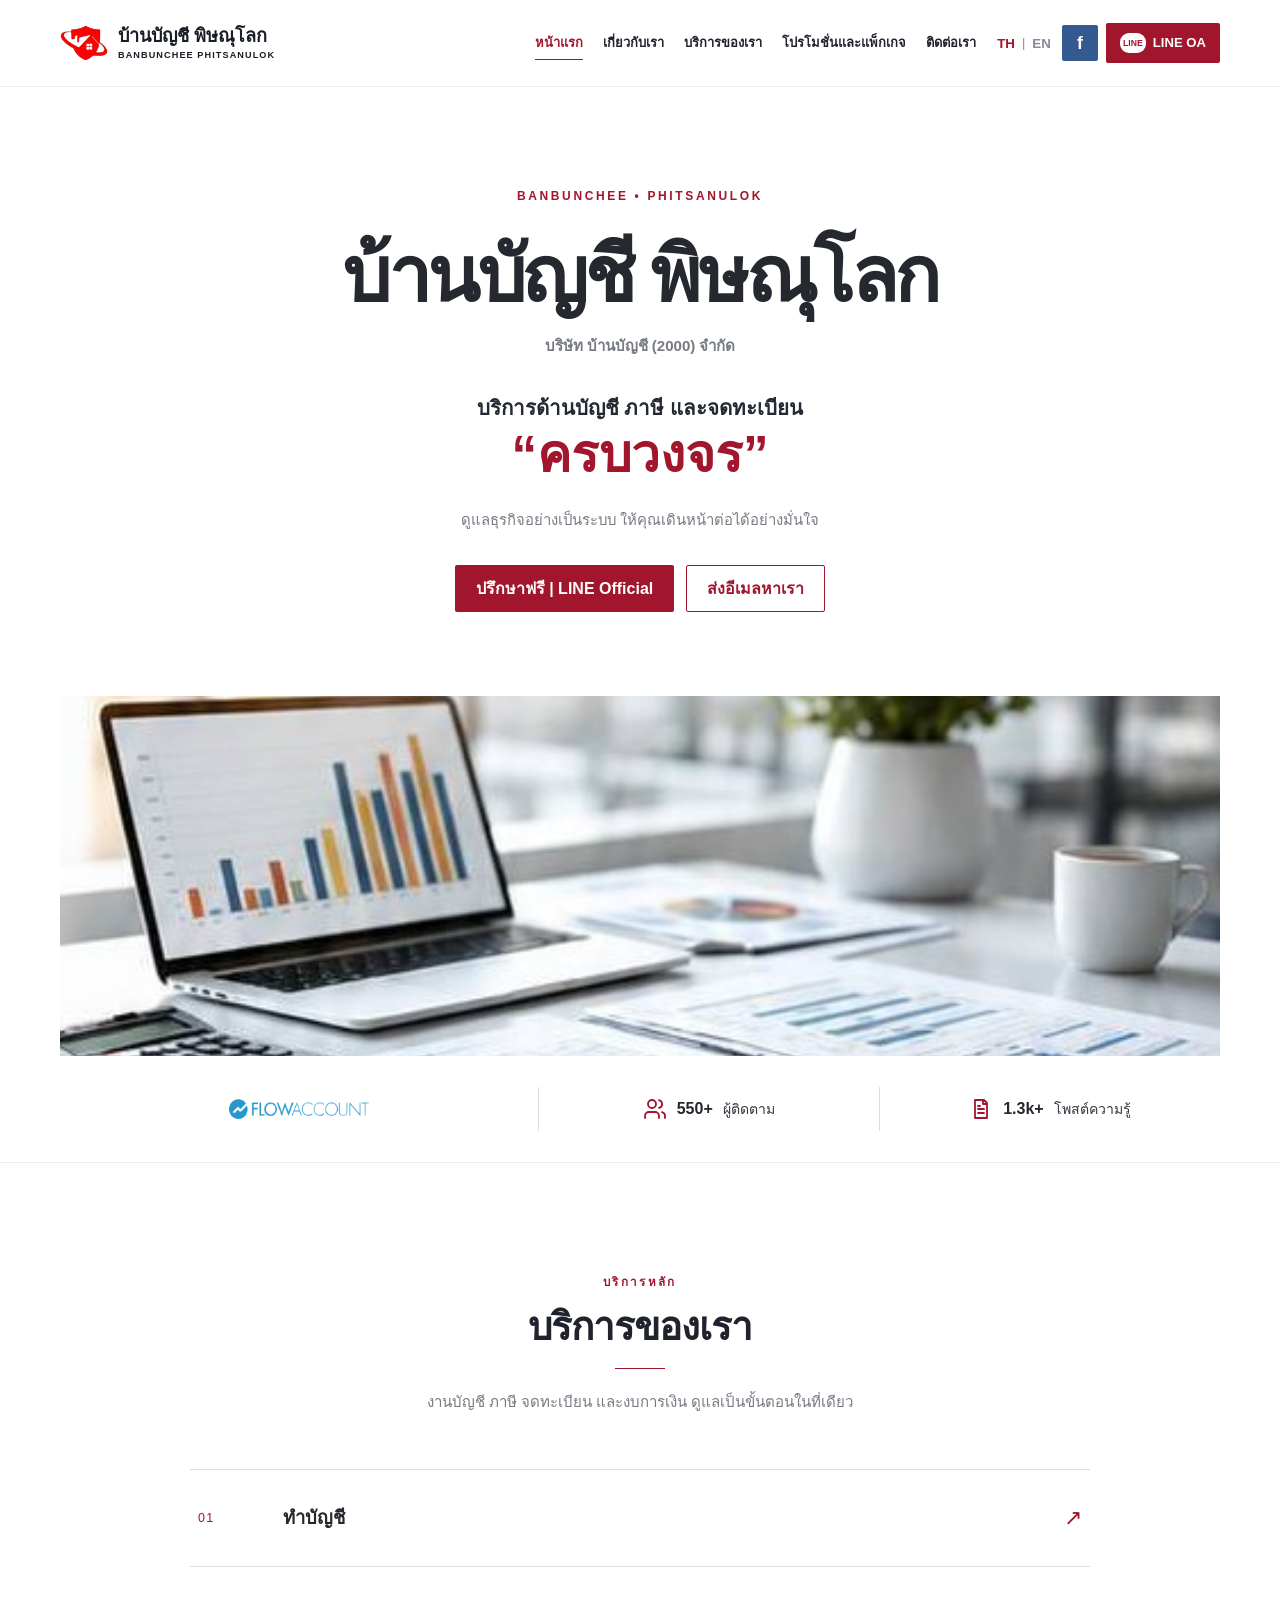
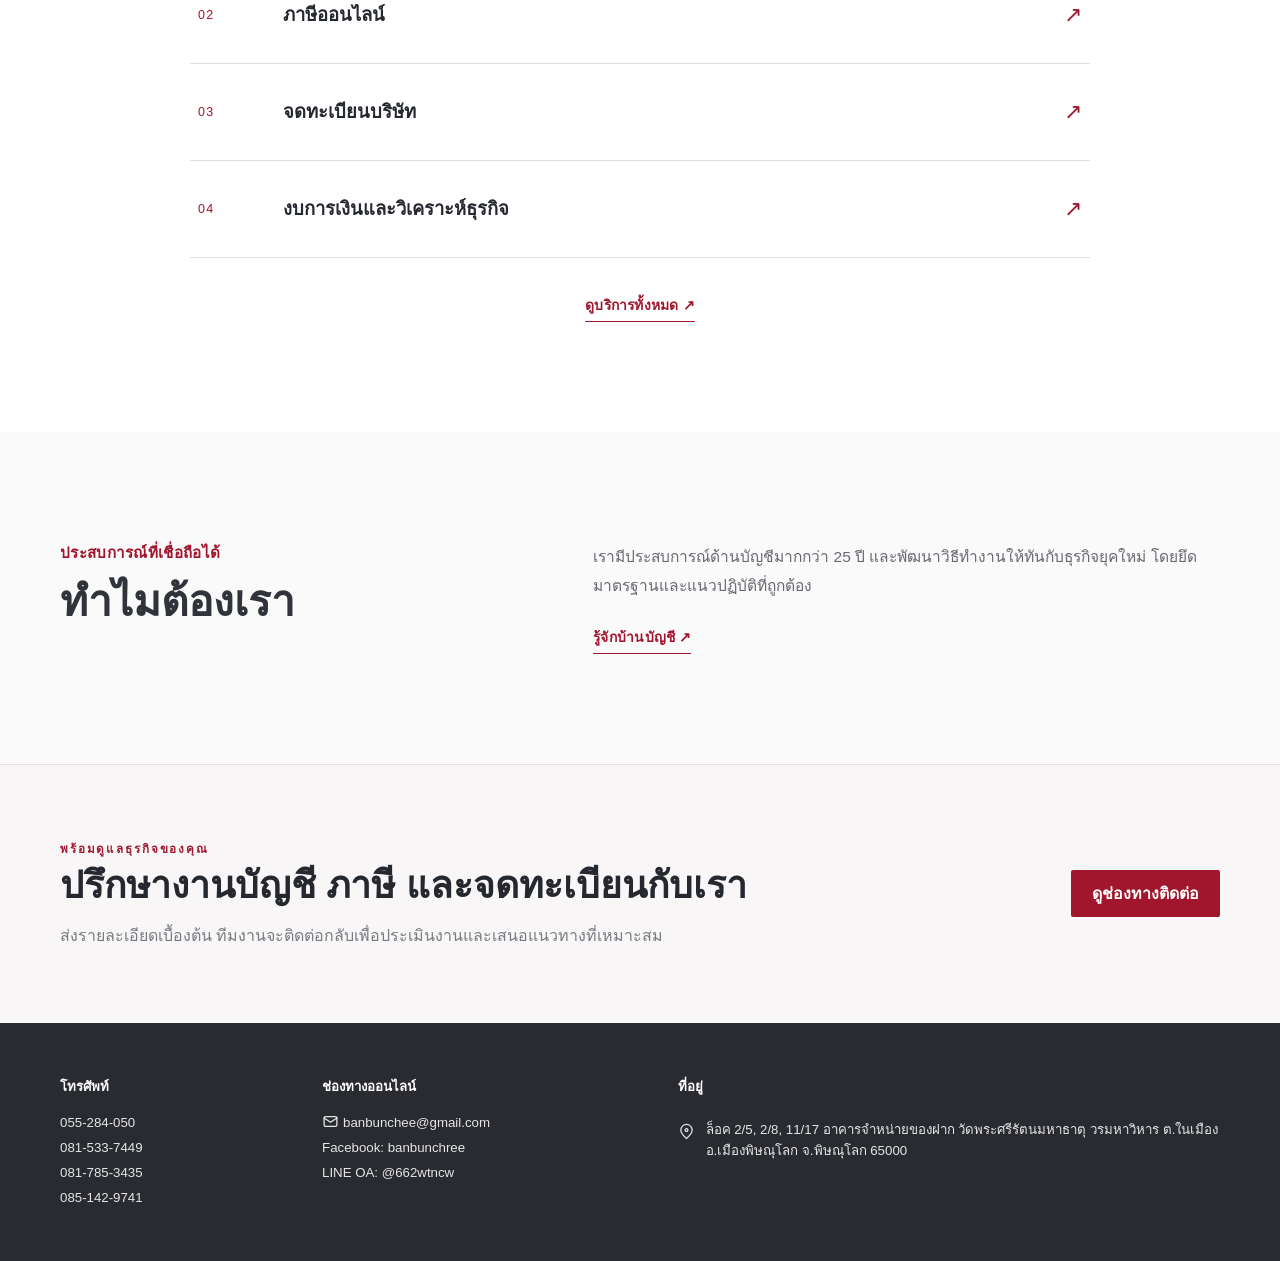
<file: index.html>
<!doctype html>
<html lang="th">
<head>
  <meta charset="utf-8">
  <meta name="viewport" content="width=device-width, initial-scale=1">
  <meta name="description" content="บ้านบัญชี พิษณุโลก บริการบัญชี ภาษี จดทะเบียนธุรกิจ และจัดทำงบการเงินแบบครบวงจร">
  <meta name="theme-color" content="#a90017">
  <title>บ้านบัญชี พิษณุโลก | บ้านบัญชี พิษณุโลก</title>
  <link rel="stylesheet" href="css/style.css">
  <link rel="stylesheet" href="css/consulting-layout.css">
  <link rel="stylesheet" href="css/pages.css">
</head>
<body>
  <a class="skip-link" href="#main-content">ข้ามไปยังเนื้อหา</a>

  <svg class="svg-defs" aria-hidden="true">
    <symbol id="icon-building" viewBox="0 0 24 24"><path d="M3 21h18M5 21V4h10v17M15 9h4v12M8 7h2m-2 4h2m-2 4h2m4-8h-1m1 4h-1m1 4h-1"/></symbol>
    <symbol id="icon-calculator" viewBox="0 0 24 24"><rect x="5" y="3" width="14" height="18" rx="2"/><path d="M8 7h8M8 11h2m4 0h2M8 15h2m4 0h2M8 18h2m4 0h2"/></symbol>
    <symbol id="icon-tax" viewBox="0 0 24 24"><path d="M6 3h9l3 3v15H6zM14 3v4h4M9 12h6M9 16h6"/><path d="M9 9h2"/></symbol>
    <symbol id="icon-chart" viewBox="0 0 24 24"><path d="M4 20V10m5 10V6m5 14v-8m5 8V3M2 21h20"/></symbol>
    <symbol id="icon-trophy" viewBox="0 0 24 24"><path d="M8 4h8v4a4 4 0 0 1-8 0zM8 6H4v1a4 4 0 0 0 4 4m8-5h4v1a4 4 0 0 1-4 4M12 12v5m-4 4h8m-6-4h4"/></symbol>
    <symbol id="icon-heart" viewBox="0 0 24 24"><path d="M20.8 4.6a5.5 5.5 0 0 0-7.8 0L12 5.7l-1.1-1.1a5.5 5.5 0 0 0-7.8 7.8L12 21l8.8-8.6a5.5 5.5 0 0 0 0-7.8z"/></symbol>
    <symbol id="icon-team" viewBox="0 0 24 24"><path d="M16 21v-2a4 4 0 0 0-4-4H6a4 4 0 0 0-4 4v2M9 11a4 4 0 1 0 0-8 4 4 0 0 0 0 8zM22 21v-2a4 4 0 0 0-3-3.9M16 3.1a4 4 0 0 1 0 7.8"/></symbol>
    <symbol id="icon-chat" viewBox="0 0 24 24"><path d="M21 11.5a8.4 8.4 0 0 1-9 8.4 9.2 9.2 0 0 1-3.7-.9L3 21l1.8-5A8.5 8.5 0 1 1 21 11.5z"/><path d="M8 11h.01M12 11h.01M16 11h.01"/></symbol>
    <symbol id="icon-folder" viewBox="0 0 24 24"><path d="M3 5h6l2 2h10v12H3z"/></symbol>
    <symbol id="icon-handshake" viewBox="0 0 24 24"><path d="m8 11 3-3a2 2 0 0 1 3 0l2 2M3 12l4 4a2 2 0 0 0 3 0l1-1m10-3-4 4a2 2 0 0 1-3 0l-4-4M2 8l3-3 4 4-3 3zm20 0-3-3-4 4 3 3z"/></symbol>
    <symbol id="icon-phone" viewBox="0 0 24 24"><path d="M22 16.9v3a2 2 0 0 1-2.2 2 19.8 19.8 0 0 1-8.6-3.1 19.4 19.4 0 0 1-6-6A19.8 19.8 0 0 1 2.1 4.2 2 2 0 0 1 4.1 2h3a2 2 0 0 1 2 1.7c.1 1 .4 2 .7 2.8a2 2 0 0 1-.5 2.1L8.1 9.9a16 16 0 0 0 6 6l1.3-1.3a2 2 0 0 1 2.1-.5c.9.3 1.8.6 2.8.7a2 2 0 0 1 1.7 2.1z"/></symbol>
    <symbol id="icon-mail" viewBox="0 0 24 24"><rect x="3" y="5" width="18" height="14" rx="2"/><path d="m3 7 9 6 9-6"/></symbol>
    <symbol id="icon-pin" viewBox="0 0 24 24"><path d="M20 10c0 5-8 12-8 12S4 15 4 10a8 8 0 1 1 16 0z"/><circle cx="12" cy="10" r="2"/></symbol>
  </svg>

  <header class="site-header" id="top">
    <div class="container nav-wrap">
      <a class="brand" href="index.html" aria-label="บ้านบัญชี พิษณุโลก — กลับหน้าแรก">
        <img class="brand-mark" src="assets/banbunchee-mark.png" alt="">
        <span class="brand-name"><strong>บ้านบัญชี พิษณุโลก</strong><small>BANBUNCHEE PHITSANULOK</small></span>
      </a>
      <button class="menu-toggle" type="button" aria-expanded="false" aria-controls="primary-nav">☰</button>
      <nav class="primary-nav" id="primary-nav" aria-label="Primary navigation">
        <a href="index.html" aria-current="page" data-i18n="nav.home">หน้าแรก</a>
        <a href="about.html" data-i18n="nav.about">เกี่ยวกับเรา</a>
        <a href="services.html" data-i18n="nav.services">บริการของเรา</a>
        <a href="packages.html" data-i18n="nav.packages">โปรโมชั่นและแพ็กเกจ</a>
        <a href="contact.html" data-i18n="nav.contact">ติดต่อเรา</a>
      </nav>
      <div class="header-actions">
        <div class="language-switch" aria-label="Language selection"><button class="lang-btn active" type="button" data-lang="th">TH</button><span>|</span><button class="lang-btn" type="button" data-lang="en">EN</button></div>
        <a class="social-btn facebook" href="https://www.facebook.com/banbunchree/" target="_blank" rel="noopener" aria-label="Facebook">f</a>
        <a class="line-btn" data-line-contact href="https://line.me/R/ti/p/%40662wtncw" target="_blank" rel="noopener"><span>LINE</span> LINE OA</a>
      </div>
    </div>
  </header>

  <main id="main-content">

    <section class="hero" aria-labelledby="hero-title">
      <div class="container hero-grid">
        <div class="hero-copy">
          <p class="hero-eyebrow" data-i18n="hero.eyebrow">BANBUNCHEE • PHITSANULOK</p>
          <h1 id="hero-title" data-i18n="hero.title">บ้านบัญชี พิษณุโลก</h1>
          <p class="hero-company" data-i18n="hero.company">บริษัท บ้านบัญชี (2000) จำกัด</p>
          <p class="hero-lead" data-i18n="hero.lead">บริการด้านบัญชี ภาษี และจดทะเบียน</p>
          <p class="hero-quote" data-i18n="hero.quote">“ครบวงจร”</p>
          <p class="hero-support" data-i18n="hero.support">ดูแลธุรกิจอย่างเป็นระบบ ให้คุณเดินหน้าต่อได้อย่างมั่นใจ</p>
          <div class="hero-actions">
            <a class="btn btn-primary" data-line-contact href="https://line.me/R/ti/p/%40662wtncw" target="_blank" rel="noopener" data-i18n="hero.line">ปรึกษาฟรี | LINE Official</a>
            <a class="btn btn-outline" href="mailto:banbunchee@gmail.com" data-i18n="hero.email">ส่งอีเมลหาเรา</a>
          </div>
        </div>
        <div class="hero-image" role="img" aria-label="Accounting reports, laptop and calculator"></div>
      </div>
    </section>

    <section class="trust-strip" aria-label="Trust indicators">
      <div class="container trust-grid">
        <div class="partner-logo"><img src="assets/flowaccount-partner.png" alt="FlowAccount Certified Partner"></div>
        <div class="trust-item"><svg><use href="#icon-team"/></svg><strong>550+</strong><span data-i18n="trust.followers">ผู้ติดตาม</span></div>
        <div class="trust-item"><svg><use href="#icon-tax"/></svg><strong>1.3k+</strong><span data-i18n="trust.posts">โพสต์ความรู้</span></div>
      </div>
    </section>

    <section class="section home-intro" aria-labelledby="home-services-title">
      <div class="container">
        <div class="section-heading"><p class="section-kicker" data-i18n="services.kicker">บริการหลัก</p><h2 id="home-services-title" data-i18n="services.title">บริการของเรา</h2><p class="section-intro" data-i18n="home.servicesIntro">งานบัญชี ภาษี จดทะเบียน และงบการเงิน ดูแลเป็นขั้นตอนในที่เดียว</p></div>
        <div class="home-service-list">
          <a href="services.html#accounting"><span>01</span><strong data-i18n="services.accounting.title">ทำบัญชี</strong><span aria-hidden="true">↗</span></a>
          <a href="services.html#tax"><span>02</span><strong data-i18n="services.tax.title">ภาษีออนไลน์</strong><span aria-hidden="true">↗</span></a>
          <a href="services.html#registration"><span>03</span><strong data-i18n="services.registration.title">จดทะเบียนบริษัท</strong><span aria-hidden="true">↗</span></a>
          <a href="services.html#statements"><span>04</span><strong data-i18n="services.statement.title">งบการเงินและวิเคราะห์ธุรกิจ</strong><span aria-hidden="true">↗</span></a>
        </div>
        <div class="center-action"><a class="text-link" href="services.html" data-i18n="home.allServices">ดูบริการทั้งหมด ↗</a></div>
      </div>
    </section>
    <section class="section home-about" aria-labelledby="home-about-title"><div class="container home-about-grid"><div><p class="section-kicker" data-i18n="about.kicker">ประสบการณ์ที่เชื่อถือได้</p><h2 id="home-about-title" data-i18n="about.title">ทำไมต้องเรา</h2></div><div><p data-i18n="about.text">เรามีประสบการณ์ด้านบัญชีมากกว่า 25 ปี และพัฒนาวิธีทำงานให้ทันกับธุรกิจยุคใหม่ โดยยึดมาตรฐานและแนวปฏิบัติที่ถูกต้อง</p><a class="text-link" href="about.html" data-i18n="home.aboutLink">รู้จักบ้านบัญชี ↗</a></div></div></section>
    <section class="contact-cta"><div class="container contact-cta-inner"><div><p class="section-kicker light" data-i18n="contact.kicker">พร้อมดูแลธุรกิจของคุณ</p><h2 data-i18n="contact.title">ปรึกษางานบัญชี ภาษี และจดทะเบียนกับเรา</h2><p data-i18n="contact.text">ส่งรายละเอียดเบื้องต้น ทีมงานจะติดต่อกลับเพื่อประเมินงานและเสนอแนวทางที่เหมาะสม</p></div><div class="cta-buttons"><a class="btn btn-primary" href="contact.html" data-i18n="home.contactPage">ดูช่องทางติดต่อ</a></div></div></section>
  </main>

  <footer class="site-footer" id="contact">
    <div class="container footer-grid">
      
      <div class="footer-block"><h3 data-i18n="footer.phone">โทรศัพท์</h3><a href="tel:055284050">055-284-050</a><a href="tel:0815337449">081-533-7449</a><a href="tel:0817853435">081-785-3435</a><a href="tel:0851429741">085-142-9741</a></div>
      <div class="footer-block"><h3 data-i18n="footer.online">ช่องทางออนไลน์</h3><a href="mailto:banbunchee@gmail.com"><svg><use href="#icon-mail"/></svg>banbunchee@gmail.com</a><a href="https://www.facebook.com/banbunchree/" target="_blank" rel="noopener">Facebook: banbunchree</a><a data-line-contact href="https://line.me/R/ti/p/%40662wtncw" target="_blank" rel="noopener">LINE OA: @662wtncw</a></div>
      <div class="footer-block footer-addresses"><h3 data-i18n="footer.address">ที่อยู่</h3><p class="address"><svg><use href="#icon-pin"/></svg><span data-i18n="footer.addressOne">ล็อค 2/5, 2/8, 11/17 อาคารจำหน่ายของฝาก วัดพระศรีรัตนมหาธาตุ วรมหาวิหาร ต.ในเมือง อ.เมืองพิษณุโลก จ.พิษณุโลก 65000</span></p></div>
    </div>
    <div class="container footer-bottom" hidden><span>© <span id="current-year"></span> Banbunchee Phitsanulok</span><a href="#top" data-i18n="footer.backTop">กลับด้านบน ↑</a></div>
  </footer>

  <dialog class="line-dialog" id="line-contact-dialog" aria-labelledby="line-dialog-title">
    <button class="line-dialog-close" type="button" aria-label="ปิด" data-close-line>×</button>
    <p class="line-dialog-kicker">LINE Official Account</p>
    <h2 id="line-dialog-title" data-i18n="line.title">ติดต่อบ้านบัญชีทาง LINE</h2>
    <p class="line-dialog-intro" data-i18n="line.scan">เปิดเว็บบนคอม? สแกน QR ด้วยมือถือเพื่อเพิ่มเพื่อน</p>
    <img class="line-qr" src="assets/line-oa-qr.png" width="224" height="224" alt="QR code สำหรับ LINE OA @662wtncw">
    <p class="line-id">LINE ID <strong>@662wtncw</strong></p>
    <a class="btn btn-line line-open" href="https://line.me/R/ti/p/%40662wtncw" target="_blank" rel="noopener" data-i18n="line.open">เปิด LINE บนอุปกรณ์นี้</a>
    <p class="line-dialog-hint" data-i18n="line.hint">หากเปิดบนมือถือ กดปุ่มนี้ได้เลยโดยไม่ต้องสแกน</p>
  </dialog>

  <script src="js/main.js"></script>
</body>
</html>
</file>
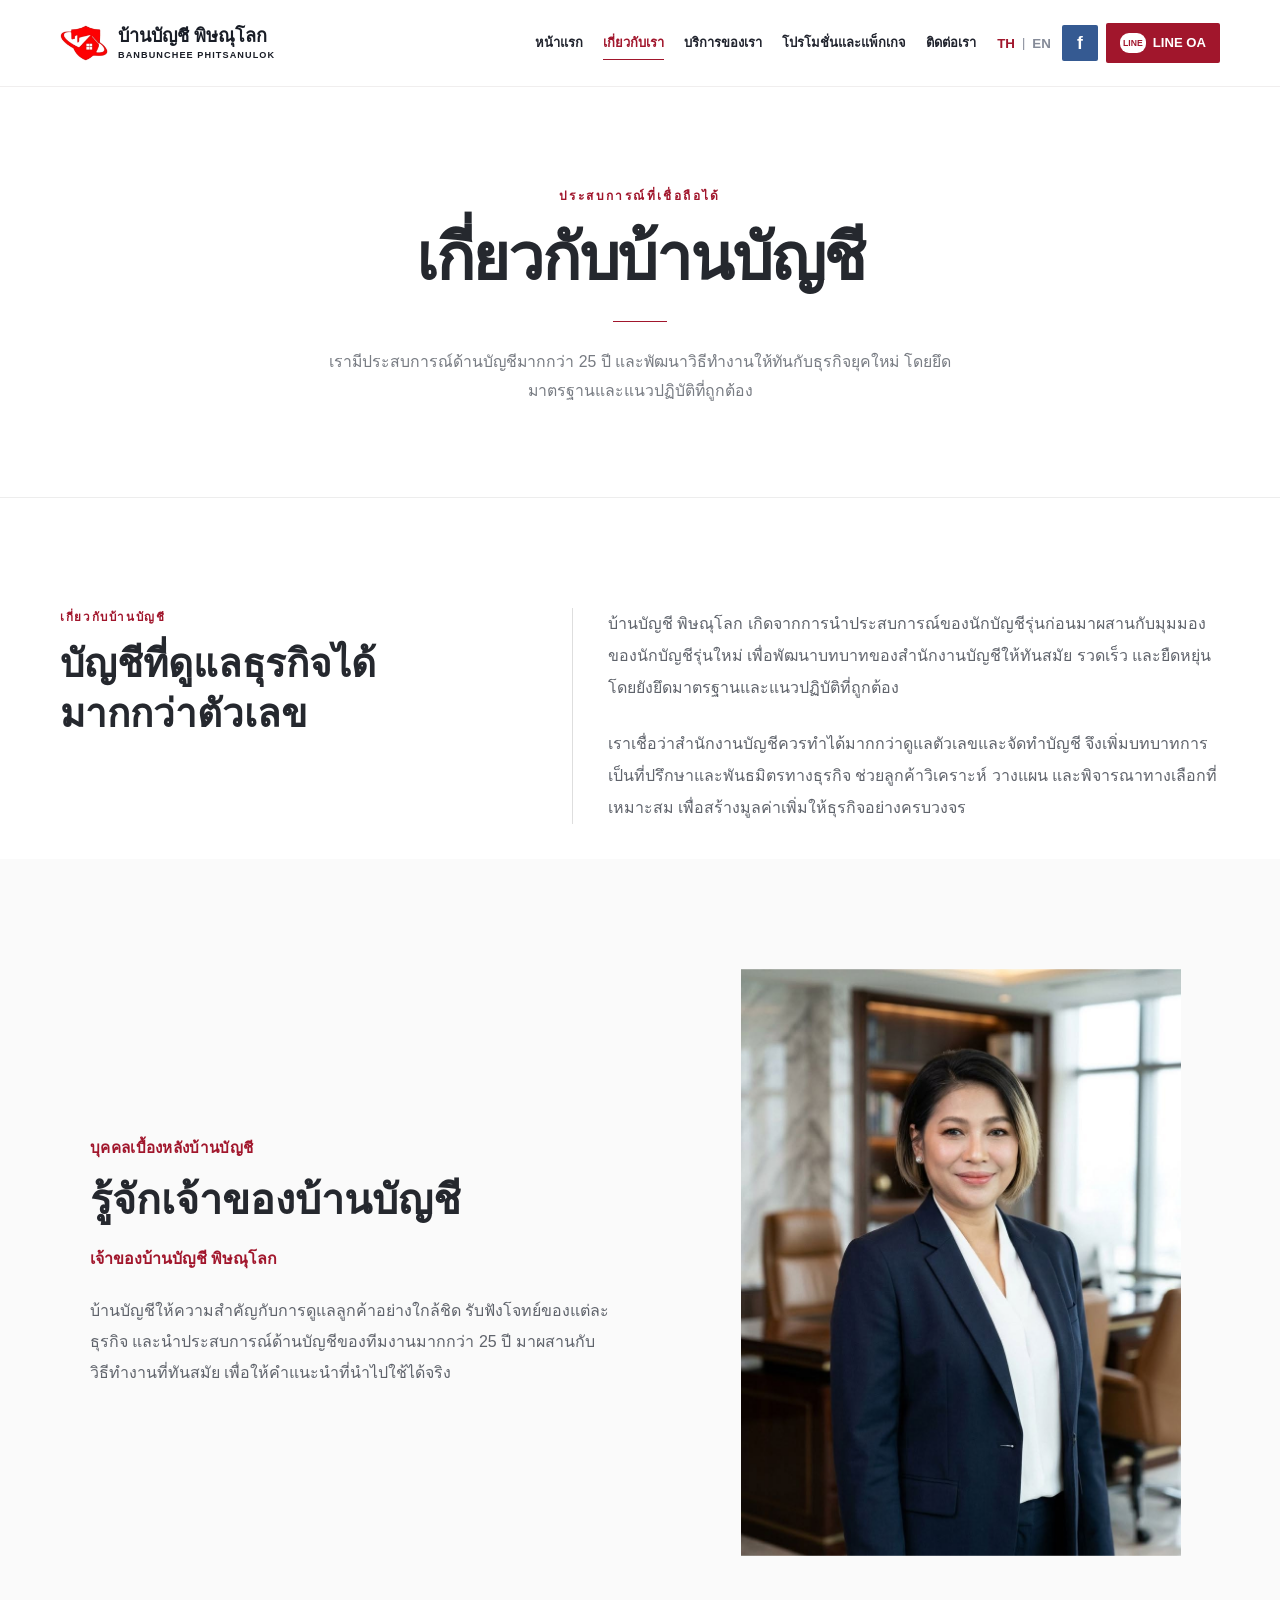
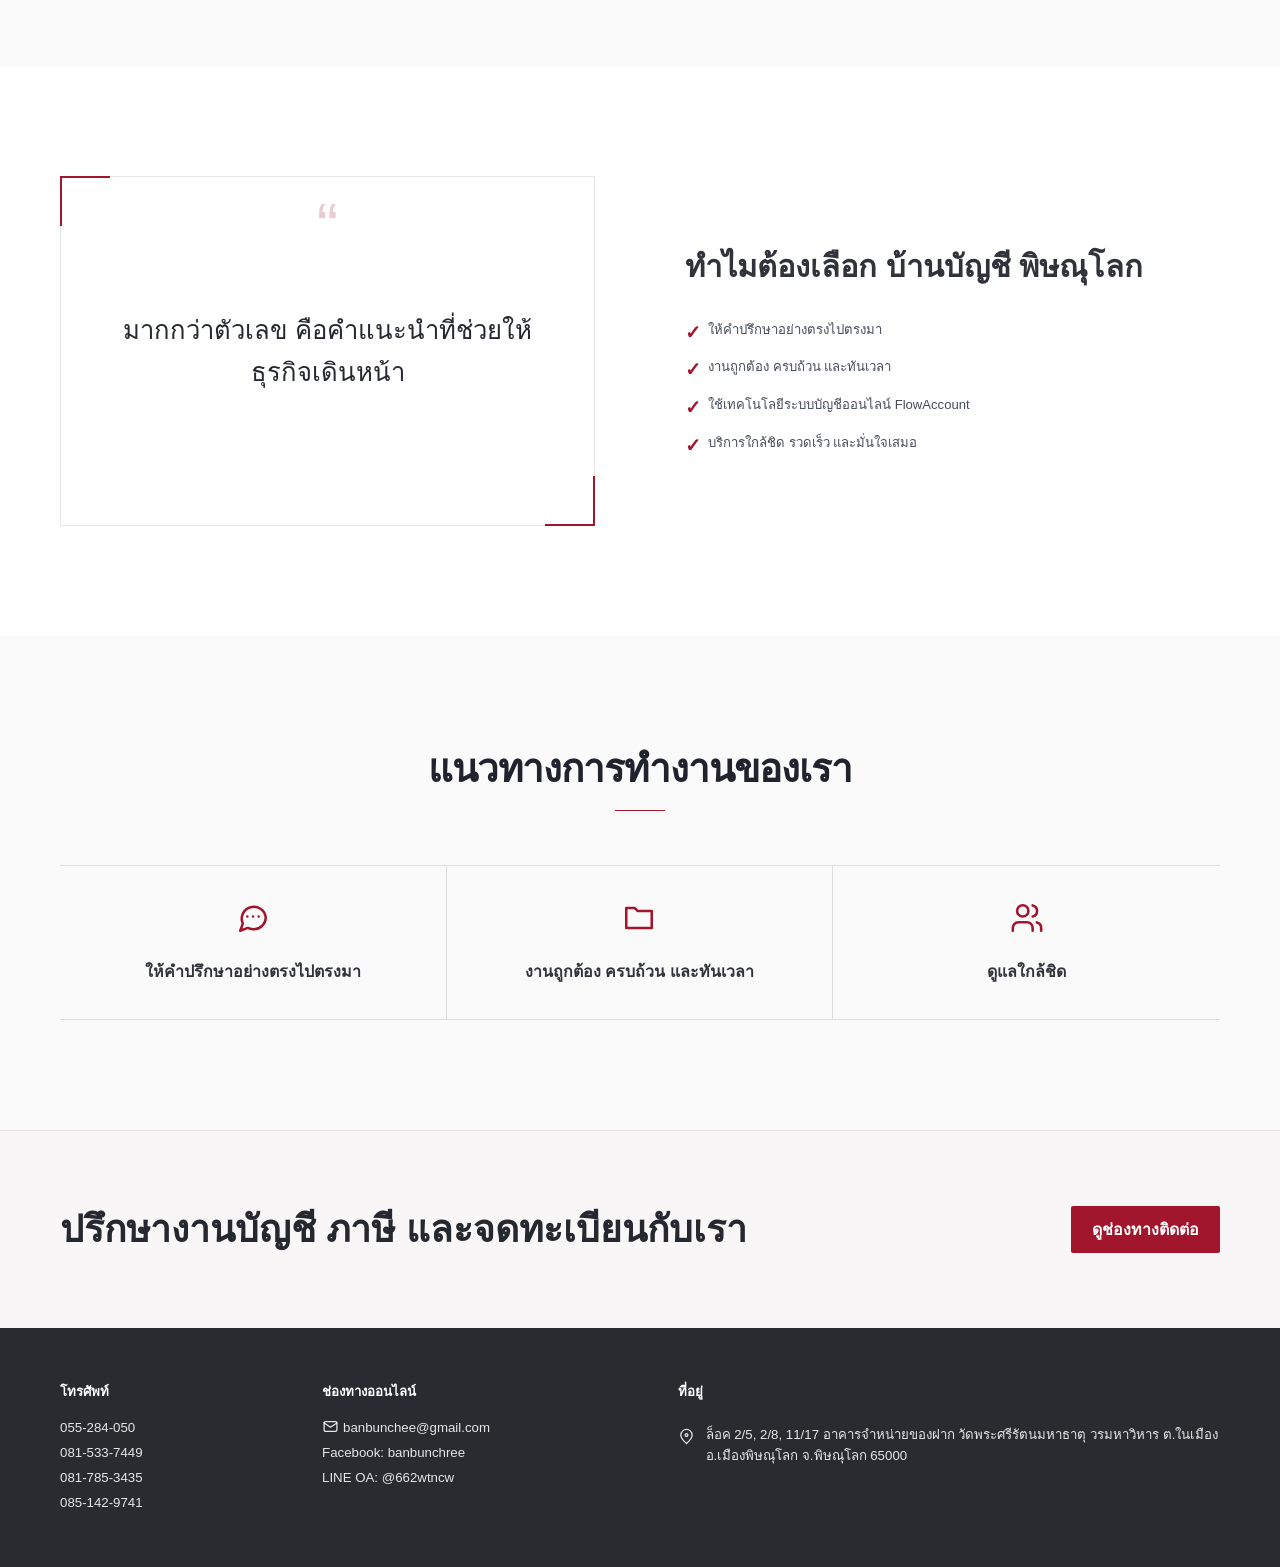
<file: about.html>
<!doctype html>
<html lang="th">
<head>
  <meta charset="utf-8">
  <meta name="viewport" content="width=device-width, initial-scale=1">
  <meta name="description" content="บ้านบัญชี พิษณุโลก บริการบัญชี ภาษี จดทะเบียนธุรกิจ และจัดทำงบการเงินแบบครบวงจร">
  <meta name="theme-color" content="#a90017">
  <title>เกี่ยวกับเรา | บ้านบัญชี พิษณุโลก</title>
  <link rel="stylesheet" href="css/style.css">
  <link rel="stylesheet" href="css/consulting-layout.css">
  <link rel="stylesheet" href="css/pages.css">
</head>
<body>
  <a class="skip-link" href="#main-content">ข้ามไปยังเนื้อหา</a>

  <svg class="svg-defs" aria-hidden="true">
    <symbol id="icon-building" viewBox="0 0 24 24"><path d="M3 21h18M5 21V4h10v17M15 9h4v12M8 7h2m-2 4h2m-2 4h2m4-8h-1m1 4h-1m1 4h-1"/></symbol>
    <symbol id="icon-calculator" viewBox="0 0 24 24"><rect x="5" y="3" width="14" height="18" rx="2"/><path d="M8 7h8M8 11h2m4 0h2M8 15h2m4 0h2M8 18h2m4 0h2"/></symbol>
    <symbol id="icon-tax" viewBox="0 0 24 24"><path d="M6 3h9l3 3v15H6zM14 3v4h4M9 12h6M9 16h6"/><path d="M9 9h2"/></symbol>
    <symbol id="icon-chart" viewBox="0 0 24 24"><path d="M4 20V10m5 10V6m5 14v-8m5 8V3M2 21h20"/></symbol>
    <symbol id="icon-trophy" viewBox="0 0 24 24"><path d="M8 4h8v4a4 4 0 0 1-8 0zM8 6H4v1a4 4 0 0 0 4 4m8-5h4v1a4 4 0 0 1-4 4M12 12v5m-4 4h8m-6-4h4"/></symbol>
    <symbol id="icon-heart" viewBox="0 0 24 24"><path d="M20.8 4.6a5.5 5.5 0 0 0-7.8 0L12 5.7l-1.1-1.1a5.5 5.5 0 0 0-7.8 7.8L12 21l8.8-8.6a5.5 5.5 0 0 0 0-7.8z"/></symbol>
    <symbol id="icon-team" viewBox="0 0 24 24"><path d="M16 21v-2a4 4 0 0 0-4-4H6a4 4 0 0 0-4 4v2M9 11a4 4 0 1 0 0-8 4 4 0 0 0 0 8zM22 21v-2a4 4 0 0 0-3-3.9M16 3.1a4 4 0 0 1 0 7.8"/></symbol>
    <symbol id="icon-chat" viewBox="0 0 24 24"><path d="M21 11.5a8.4 8.4 0 0 1-9 8.4 9.2 9.2 0 0 1-3.7-.9L3 21l1.8-5A8.5 8.5 0 1 1 21 11.5z"/><path d="M8 11h.01M12 11h.01M16 11h.01"/></symbol>
    <symbol id="icon-folder" viewBox="0 0 24 24"><path d="M3 5h6l2 2h10v12H3z"/></symbol>
    <symbol id="icon-handshake" viewBox="0 0 24 24"><path d="m8 11 3-3a2 2 0 0 1 3 0l2 2M3 12l4 4a2 2 0 0 0 3 0l1-1m10-3-4 4a2 2 0 0 1-3 0l-4-4M2 8l3-3 4 4-3 3zm20 0-3-3-4 4 3 3z"/></symbol>
    <symbol id="icon-phone" viewBox="0 0 24 24"><path d="M22 16.9v3a2 2 0 0 1-2.2 2 19.8 19.8 0 0 1-8.6-3.1 19.4 19.4 0 0 1-6-6A19.8 19.8 0 0 1 2.1 4.2 2 2 0 0 1 4.1 2h3a2 2 0 0 1 2 1.7c.1 1 .4 2 .7 2.8a2 2 0 0 1-.5 2.1L8.1 9.9a16 16 0 0 0 6 6l1.3-1.3a2 2 0 0 1 2.1-.5c.9.3 1.8.6 2.8.7a2 2 0 0 1 1.7 2.1z"/></symbol>
    <symbol id="icon-mail" viewBox="0 0 24 24"><rect x="3" y="5" width="18" height="14" rx="2"/><path d="m3 7 9 6 9-6"/></symbol>
    <symbol id="icon-pin" viewBox="0 0 24 24"><path d="M20 10c0 5-8 12-8 12S4 15 4 10a8 8 0 1 1 16 0z"/><circle cx="12" cy="10" r="2"/></symbol>
  </svg>

  <header class="site-header" id="top">
    <div class="container nav-wrap">
      <a class="brand" href="index.html" aria-label="บ้านบัญชี พิษณุโลก — กลับหน้าแรก">
        <img class="brand-mark" src="assets/banbunchee-mark.png" alt="">
        <span class="brand-name"><strong>บ้านบัญชี พิษณุโลก</strong><small>BANBUNCHEE PHITSANULOK</small></span>
      </a>
      <button class="menu-toggle" type="button" aria-expanded="false" aria-controls="primary-nav">☰</button>
      <nav class="primary-nav" id="primary-nav" aria-label="Primary navigation">
        <a href="index.html" data-i18n="nav.home">หน้าแรก</a>
        <a href="about.html" aria-current="page" data-i18n="nav.about">เกี่ยวกับเรา</a>
        <a href="services.html" data-i18n="nav.services">บริการของเรา</a>
        <a href="packages.html" data-i18n="nav.packages">โปรโมชั่นและแพ็กเกจ</a>
        <a href="contact.html" data-i18n="nav.contact">ติดต่อเรา</a>
      </nav>
      <div class="header-actions">
        <div class="language-switch" aria-label="Language selection"><button class="lang-btn active" type="button" data-lang="th">TH</button><span>|</span><button class="lang-btn" type="button" data-lang="en">EN</button></div>
        <a class="social-btn facebook" href="https://www.facebook.com/banbunchree/" target="_blank" rel="noopener" aria-label="Facebook">f</a>
        <a class="line-btn" data-line-contact href="https://line.me/R/ti/p/%40662wtncw" target="_blank" rel="noopener"><span>LINE</span> LINE OA</a>
      </div>
    </div>
  </header>

  <main id="main-content">
    <section class="page-heading"><div class="container"><p class="section-kicker" data-i18n="about.kicker">ประสบการณ์ที่เชื่อถือได้</p><h1 data-i18n="page.aboutTitle">เกี่ยวกับบ้านบัญชี</h1><p data-i18n="about.text">เรามีประสบการณ์ด้านบัญชีมากกว่า 25 ปี และพัฒนาวิธีทำงานให้ทันกับธุรกิจยุคใหม่ โดยยึดมาตรฐานและแนวปฏิบัติที่ถูกต้อง</p></div></section>
<section class="section about-story"><div class="container about-story-grid"><div><p class="section-kicker" data-i18n="page.aboutTitle">เกี่ยวกับบ้านบัญชี</p><h2 data-i18n="about.storyHeading">บัญชีที่ดูแลธุรกิจได้มากกว่าตัวเลข</h2></div><div class="about-story-copy"><p data-i18n="about.story1">บ้านบัญชี พิษณุโลก เกิดจากการนำประสบการณ์ของนักบัญชีรุ่นก่อนมาผสานกับมุมมองของนักบัญชีรุ่นใหม่ เพื่อพัฒนาบทบาทของสำนักงานบัญชีให้ทันสมัย รวดเร็ว และยืดหยุ่น โดยยังยึดมาตรฐานและแนวปฏิบัติที่ถูกต้อง</p><p data-i18n="about.story2">เราเชื่อว่าสำนักงานบัญชีควรทำได้มากกว่าดูแลตัวเลขและจัดทำบัญชี จึงเพิ่มบทบาทการเป็นที่ปรึกษาและพันธมิตรทางธุรกิจ ช่วยลูกค้าวิเคราะห์ วางแผน และพิจารณาทางเลือกที่เหมาะสม เพื่อสร้างมูลค่าเพิ่มให้ธุรกิจอย่างครบวงจร</p></div></div></section>
    <section class="section about-owner" aria-labelledby="owner-heading"><div class="container about-owner-grid"><div class="about-owner-copy"><p class="section-kicker" data-i18n="about.ownerKicker">บุคคลเบื้องหลังบ้านบัญชี</p><h2 id="owner-heading" data-i18n="about.ownerHeading">รู้จักเจ้าของบ้านบัญชี</h2><p class="about-owner-role" data-i18n="about.ownerRole">เจ้าของบ้านบัญชี พิษณุโลก</p><p data-i18n="about.ownerText">บ้านบัญชีให้ความสำคัญกับการดูแลลูกค้าอย่างใกล้ชิด รับฟังโจทย์ของแต่ละธุรกิจ และนำประสบการณ์ด้านบัญชีของทีมงานมากกว่า 25 ปี มาผสานกับวิธีทำงานที่ทันสมัย เพื่อให้คำแนะนำที่นำไปใช้ได้จริง</p></div><figure class="about-owner-photo"><img src="assets/banbunchee-owner.svg" width="896" height="1195" loading="lazy" alt="ภาพเจ้าของบ้านบัญชี พิษณุโลก"></figure></div></section>
        <section class="section"><div class="container about-page-grid"><div class="about-statement"><span class="statement-mark">“</span><p data-i18n="page.aboutStatement">มากกว่าตัวเลข คือคำแนะนำที่ช่วยให้ธุรกิจเดินหน้า</p></div><div><h2 data-i18n="why.title">ทำไมต้องเลือก บ้านบัญชี พิษณุโลก</h2><ul class="check-list"><li data-i18n="why.item1">ให้คำปรึกษาอย่างตรงไปตรงมา</li><li data-i18n="why.item2">งานถูกต้อง ครบถ้วน และทันเวลา</li><li data-i18n="why.item3">ใช้เทคโนโลยีระบบบัญชีออนไลน์ FlowAccount</li><li data-i18n="why.item4">บริการใกล้ชิด รวดเร็ว และมั่นใจเสมอ</li></ul></div></div></section>
    <section class="section section-soft"><div class="container"><div class="section-heading"><h2 data-i18n="page.ourApproach">แนวทางการทำงานของเรา</h2></div><div class="values-grid"><div><svg><use href="#icon-chat"/></svg><h3 data-i18n="why.item1">ให้คำปรึกษาอย่างตรงไปตรงมา</h3></div><div><svg><use href="#icon-folder"/></svg><h3 data-i18n="why.item2">งานถูกต้อง ครบถ้วน และทันเวลา</h3></div><div><svg><use href="#icon-team"/></svg><h3 data-i18n="about.teamText">ดูแลใกล้ชิด</h3></div></div></div></section>
    <section class="contact-cta"><div class="container contact-cta-inner"><div><h2 data-i18n="contact.title">ปรึกษางานบัญชี ภาษี และจดทะเบียนกับเรา</h2></div><a class="btn btn-primary" href="contact.html" data-i18n="home.contactPage">ดูช่องทางติดต่อ</a></div></section>
  </main>

  <footer class="site-footer" id="contact">
    <div class="container footer-grid">
      
      <div class="footer-block"><h3 data-i18n="footer.phone">โทรศัพท์</h3><a href="tel:055284050">055-284-050</a><a href="tel:0815337449">081-533-7449</a><a href="tel:0817853435">081-785-3435</a><a href="tel:0851429741">085-142-9741</a></div>
      <div class="footer-block"><h3 data-i18n="footer.online">ช่องทางออนไลน์</h3><a href="mailto:banbunchee@gmail.com"><svg><use href="#icon-mail"/></svg>banbunchee@gmail.com</a><a href="https://www.facebook.com/banbunchree/" target="_blank" rel="noopener">Facebook: banbunchree</a><a data-line-contact href="https://line.me/R/ti/p/%40662wtncw" target="_blank" rel="noopener">LINE OA: @662wtncw</a></div>
      <div class="footer-block footer-addresses"><h3 data-i18n="footer.address">ที่อยู่</h3><p class="address"><svg><use href="#icon-pin"/></svg><span data-i18n="footer.addressOne">ล็อค 2/5, 2/8, 11/17 อาคารจำหน่ายของฝาก วัดพระศรีรัตนมหาธาตุ วรมหาวิหาร ต.ในเมือง อ.เมืองพิษณุโลก จ.พิษณุโลก 65000</span></p></div>
    </div>
    <div class="container footer-bottom" hidden><span>© <span id="current-year"></span> Banbunchee Phitsanulok</span><a href="#top" data-i18n="footer.backTop">กลับด้านบน ↑</a></div>
  </footer>

  <dialog class="line-dialog" id="line-contact-dialog" aria-labelledby="line-dialog-title">
    <button class="line-dialog-close" type="button" aria-label="ปิด" data-close-line>×</button>
    <p class="line-dialog-kicker">LINE Official Account</p>
    <h2 id="line-dialog-title" data-i18n="line.title">ติดต่อบ้านบัญชีทาง LINE</h2>
    <p class="line-dialog-intro" data-i18n="line.scan">เปิดเว็บบนคอม? สแกน QR ด้วยมือถือเพื่อเพิ่มเพื่อน</p>
    <img class="line-qr" src="assets/line-oa-qr.png" width="224" height="224" alt="QR code สำหรับ LINE OA @662wtncw">
    <p class="line-id">LINE ID <strong>@662wtncw</strong></p>
    <a class="btn btn-line line-open" href="https://line.me/R/ti/p/%40662wtncw" target="_blank" rel="noopener" data-i18n="line.open">เปิด LINE บนอุปกรณ์นี้</a>
    <p class="line-dialog-hint" data-i18n="line.hint">หากเปิดบนมือถือ กดปุ่มนี้ได้เลยโดยไม่ต้องสแกน</p>
  </dialog>

  <script src="js/main.js"></script>
</body>
</html>
</file>
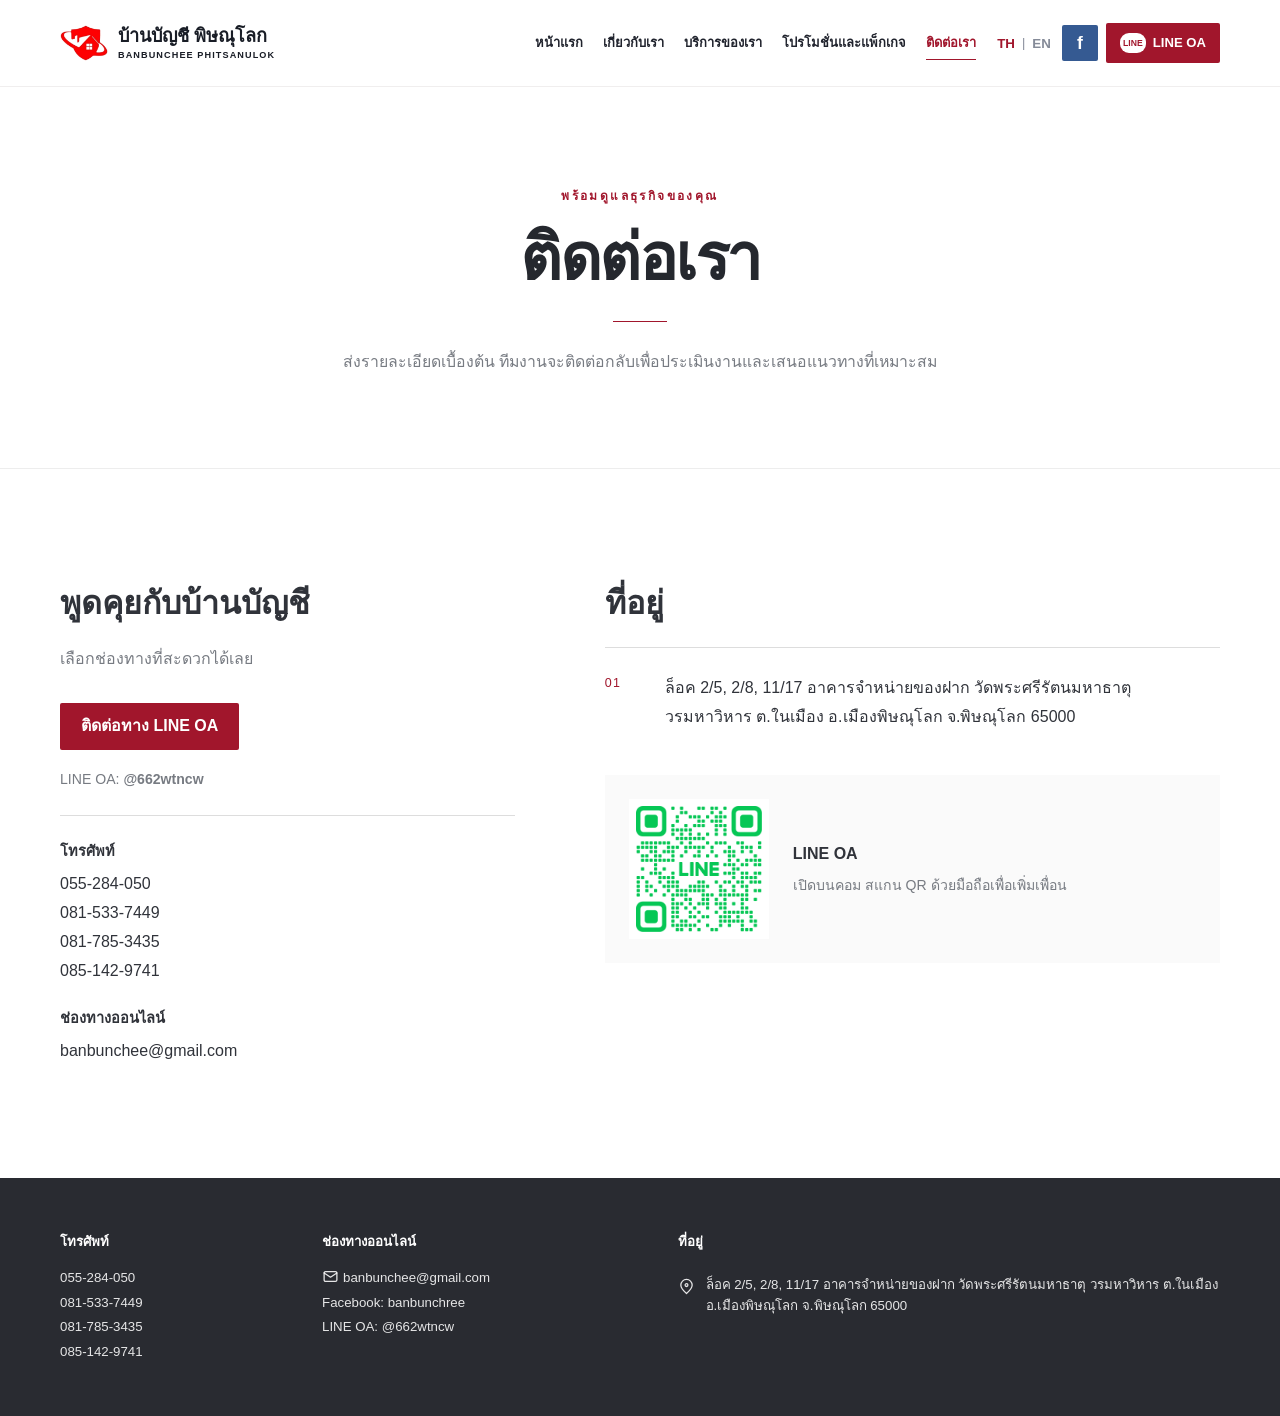
<file: contact.html>
<!doctype html>
<html lang="th">
<head>
  <meta charset="utf-8">
  <meta name="viewport" content="width=device-width, initial-scale=1">
  <meta name="description" content="บ้านบัญชี พิษณุโลก บริการบัญชี ภาษี จดทะเบียนธุรกิจ และจัดทำงบการเงินแบบครบวงจร">
  <meta name="theme-color" content="#a90017">
  <title>ติดต่อเรา | บ้านบัญชี พิษณุโลก</title>
  <link rel="stylesheet" href="css/style.css">
  <link rel="stylesheet" href="css/consulting-layout.css">
  <link rel="stylesheet" href="css/pages.css">
</head>
<body>
  <a class="skip-link" href="#main-content">ข้ามไปยังเนื้อหา</a>

  <svg class="svg-defs" aria-hidden="true">
    <symbol id="icon-building" viewBox="0 0 24 24"><path d="M3 21h18M5 21V4h10v17M15 9h4v12M8 7h2m-2 4h2m-2 4h2m4-8h-1m1 4h-1m1 4h-1"/></symbol>
    <symbol id="icon-calculator" viewBox="0 0 24 24"><rect x="5" y="3" width="14" height="18" rx="2"/><path d="M8 7h8M8 11h2m4 0h2M8 15h2m4 0h2M8 18h2m4 0h2"/></symbol>
    <symbol id="icon-tax" viewBox="0 0 24 24"><path d="M6 3h9l3 3v15H6zM14 3v4h4M9 12h6M9 16h6"/><path d="M9 9h2"/></symbol>
    <symbol id="icon-chart" viewBox="0 0 24 24"><path d="M4 20V10m5 10V6m5 14v-8m5 8V3M2 21h20"/></symbol>
    <symbol id="icon-trophy" viewBox="0 0 24 24"><path d="M8 4h8v4a4 4 0 0 1-8 0zM8 6H4v1a4 4 0 0 0 4 4m8-5h4v1a4 4 0 0 1-4 4M12 12v5m-4 4h8m-6-4h4"/></symbol>
    <symbol id="icon-heart" viewBox="0 0 24 24"><path d="M20.8 4.6a5.5 5.5 0 0 0-7.8 0L12 5.7l-1.1-1.1a5.5 5.5 0 0 0-7.8 7.8L12 21l8.8-8.6a5.5 5.5 0 0 0 0-7.8z"/></symbol>
    <symbol id="icon-team" viewBox="0 0 24 24"><path d="M16 21v-2a4 4 0 0 0-4-4H6a4 4 0 0 0-4 4v2M9 11a4 4 0 1 0 0-8 4 4 0 0 0 0 8zM22 21v-2a4 4 0 0 0-3-3.9M16 3.1a4 4 0 0 1 0 7.8"/></symbol>
    <symbol id="icon-chat" viewBox="0 0 24 24"><path d="M21 11.5a8.4 8.4 0 0 1-9 8.4 9.2 9.2 0 0 1-3.7-.9L3 21l1.8-5A8.5 8.5 0 1 1 21 11.5z"/><path d="M8 11h.01M12 11h.01M16 11h.01"/></symbol>
    <symbol id="icon-folder" viewBox="0 0 24 24"><path d="M3 5h6l2 2h10v12H3z"/></symbol>
    <symbol id="icon-handshake" viewBox="0 0 24 24"><path d="m8 11 3-3a2 2 0 0 1 3 0l2 2M3 12l4 4a2 2 0 0 0 3 0l1-1m10-3-4 4a2 2 0 0 1-3 0l-4-4M2 8l3-3 4 4-3 3zm20 0-3-3-4 4 3 3z"/></symbol>
    <symbol id="icon-phone" viewBox="0 0 24 24"><path d="M22 16.9v3a2 2 0 0 1-2.2 2 19.8 19.8 0 0 1-8.6-3.1 19.4 19.4 0 0 1-6-6A19.8 19.8 0 0 1 2.1 4.2 2 2 0 0 1 4.1 2h3a2 2 0 0 1 2 1.7c.1 1 .4 2 .7 2.8a2 2 0 0 1-.5 2.1L8.1 9.9a16 16 0 0 0 6 6l1.3-1.3a2 2 0 0 1 2.1-.5c.9.3 1.8.6 2.8.7a2 2 0 0 1 1.7 2.1z"/></symbol>
    <symbol id="icon-mail" viewBox="0 0 24 24"><rect x="3" y="5" width="18" height="14" rx="2"/><path d="m3 7 9 6 9-6"/></symbol>
    <symbol id="icon-pin" viewBox="0 0 24 24"><path d="M20 10c0 5-8 12-8 12S4 15 4 10a8 8 0 1 1 16 0z"/><circle cx="12" cy="10" r="2"/></symbol>
  </svg>

  <header class="site-header" id="top">
    <div class="container nav-wrap">
      <a class="brand" href="index.html" aria-label="บ้านบัญชี พิษณุโลก — กลับหน้าแรก">
        <img class="brand-mark" src="assets/banbunchee-mark.png" alt="">
        <span class="brand-name"><strong>บ้านบัญชี พิษณุโลก</strong><small>BANBUNCHEE PHITSANULOK</small></span>
      </a>
      <button class="menu-toggle" type="button" aria-expanded="false" aria-controls="primary-nav">☰</button>
      <nav class="primary-nav" id="primary-nav" aria-label="Primary navigation">
        <a href="index.html" data-i18n="nav.home">หน้าแรก</a>
        <a href="about.html" data-i18n="nav.about">เกี่ยวกับเรา</a>
        <a href="services.html" data-i18n="nav.services">บริการของเรา</a>
        <a href="packages.html" data-i18n="nav.packages">โปรโมชั่นและแพ็กเกจ</a>
        <a href="contact.html" aria-current="page" data-i18n="nav.contact">ติดต่อเรา</a>
      </nav>
      <div class="header-actions">
        <div class="language-switch" aria-label="Language selection"><button class="lang-btn active" type="button" data-lang="th">TH</button><span>|</span><button class="lang-btn" type="button" data-lang="en">EN</button></div>
        <a class="social-btn facebook" href="https://www.facebook.com/banbunchree/" target="_blank" rel="noopener" aria-label="Facebook">f</a>
        <a class="line-btn" data-line-contact href="https://line.me/R/ti/p/%40662wtncw" target="_blank" rel="noopener"><span>LINE</span> LINE OA</a>
      </div>
    </div>
  </header>

  <main id="main-content">
    <section class="page-heading"><div class="container"><p class="section-kicker" data-i18n="contact.kicker">พร้อมดูแลธุรกิจของคุณ</p><h1 data-i18n="nav.contact">ติดต่อเรา</h1><p data-i18n="contact.text">ส่งรายละเอียดเบื้องต้น ทีมงานจะติดต่อกลับเพื่อประเมินงานและเสนอแนวทางที่เหมาะสม</p></div></section>
    <section class="section"><div class="container contact-page-grid"><div class="contact-method"><h2 data-i18n="page.talkToUs">พูดคุยกับบ้านบัญชี</h2><p data-i18n="page.contactLead">เลือกช่องทางที่สะดวกได้เลย</p><a class="btn btn-primary" data-line-contact href="https://line.me/R/ti/p/%40662wtncw" data-i18n="page.lineContact">ติดต่อทาง LINE OA</a><p class="contact-line-id">LINE OA: <strong>@662wtncw</strong></p><div class="contact-divider"></div><h3 data-i18n="footer.phone">โทรศัพท์</h3><a href="tel:055284050">055-284-050</a><a href="tel:0815337449">081-533-7449</a><a href="tel:0817853435">081-785-3435</a><a href="tel:0851429741">085-142-9741</a><h3 data-i18n="footer.online">ช่องทางออนไลน์</h3><a href="mailto:banbunchee@gmail.com">banbunchee@gmail.com</a></div><div class="location-list"><h2 data-i18n="footer.address">ที่อยู่</h2><article><span class="location-index">01</span><p data-i18n="footer.addressOne">ล็อค 2/5, 2/8, 11/17 อาคารจำหน่ายของฝาก วัดพระศรีรัตนมหาธาตุ วรมหาวิหาร ต.ในเมือง อ.เมืองพิษณุโลก จ.พิษณุโลก 65000</p></article><div class="qr-contact"><img src="assets/line-oa-qr.png" width="166" height="166" alt="QR code สำหรับ LINE OA @662wtncw"><div><strong>LINE OA</strong><p data-i18n="page.qrText">เปิดบนคอม สแกน QR ด้วยมือถือเพื่อเพิ่มเพื่อน</p></div></div></div></div></section>
  </main>

  <footer class="site-footer" id="contact">
    <div class="container footer-grid">
      
      <div class="footer-block"><h3 data-i18n="footer.phone">โทรศัพท์</h3><a href="tel:055284050">055-284-050</a><a href="tel:0815337449">081-533-7449</a><a href="tel:0817853435">081-785-3435</a><a href="tel:0851429741">085-142-9741</a></div>
      <div class="footer-block"><h3 data-i18n="footer.online">ช่องทางออนไลน์</h3><a href="mailto:banbunchee@gmail.com"><svg><use href="#icon-mail"/></svg>banbunchee@gmail.com</a><a href="https://www.facebook.com/banbunchree/" target="_blank" rel="noopener">Facebook: banbunchree</a><a data-line-contact href="https://line.me/R/ti/p/%40662wtncw" target="_blank" rel="noopener">LINE OA: @662wtncw</a></div>
      <div class="footer-block footer-addresses"><h3 data-i18n="footer.address">ที่อยู่</h3><p class="address"><svg><use href="#icon-pin"/></svg><span data-i18n="footer.addressOne">ล็อค 2/5, 2/8, 11/17 อาคารจำหน่ายของฝาก วัดพระศรีรัตนมหาธาตุ วรมหาวิหาร ต.ในเมือง อ.เมืองพิษณุโลก จ.พิษณุโลก 65000</span></p></div>
    </div>
    <div class="container footer-bottom" hidden><span>© <span id="current-year"></span> Banbunchee Phitsanulok</span><a href="#top" data-i18n="footer.backTop">กลับด้านบน ↑</a></div>
  </footer>

  <dialog class="line-dialog" id="line-contact-dialog" aria-labelledby="line-dialog-title">
    <button class="line-dialog-close" type="button" aria-label="ปิด" data-close-line>×</button>
    <p class="line-dialog-kicker">LINE Official Account</p>
    <h2 id="line-dialog-title" data-i18n="line.title">ติดต่อบ้านบัญชีทาง LINE</h2>
    <p class="line-dialog-intro" data-i18n="line.scan">เปิดเว็บบนคอม? สแกน QR ด้วยมือถือเพื่อเพิ่มเพื่อน</p>
    <img class="line-qr" src="assets/line-oa-qr.png" width="224" height="224" alt="QR code สำหรับ LINE OA @662wtncw">
    <p class="line-id">LINE ID <strong>@662wtncw</strong></p>
    <a class="btn btn-line line-open" href="https://line.me/R/ti/p/%40662wtncw" target="_blank" rel="noopener" data-i18n="line.open">เปิด LINE บนอุปกรณ์นี้</a>
    <p class="line-dialog-hint" data-i18n="line.hint">หากเปิดบนมือถือ กดปุ่มนี้ได้เลยโดยไม่ต้องสแกน</p>
  </dialog>

  <script src="js/main.js"></script>
</body>
</html>
</file>
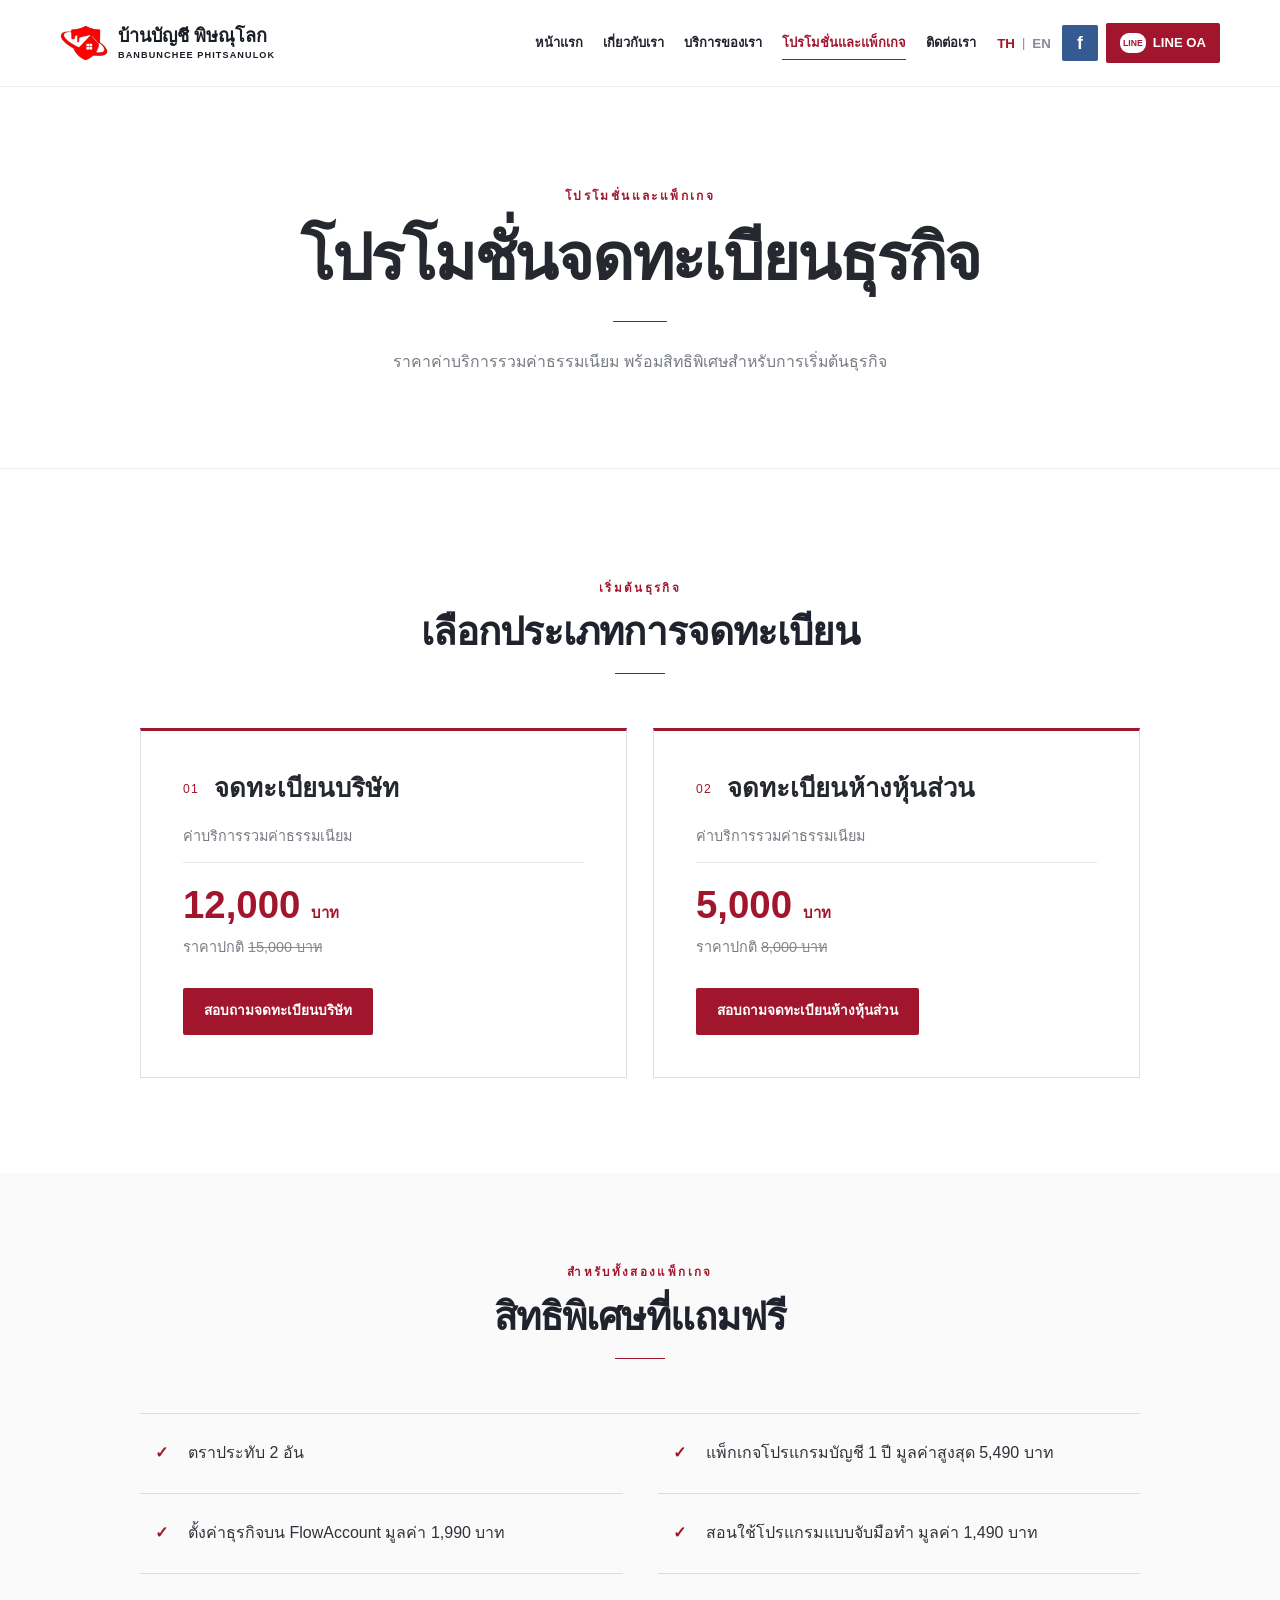
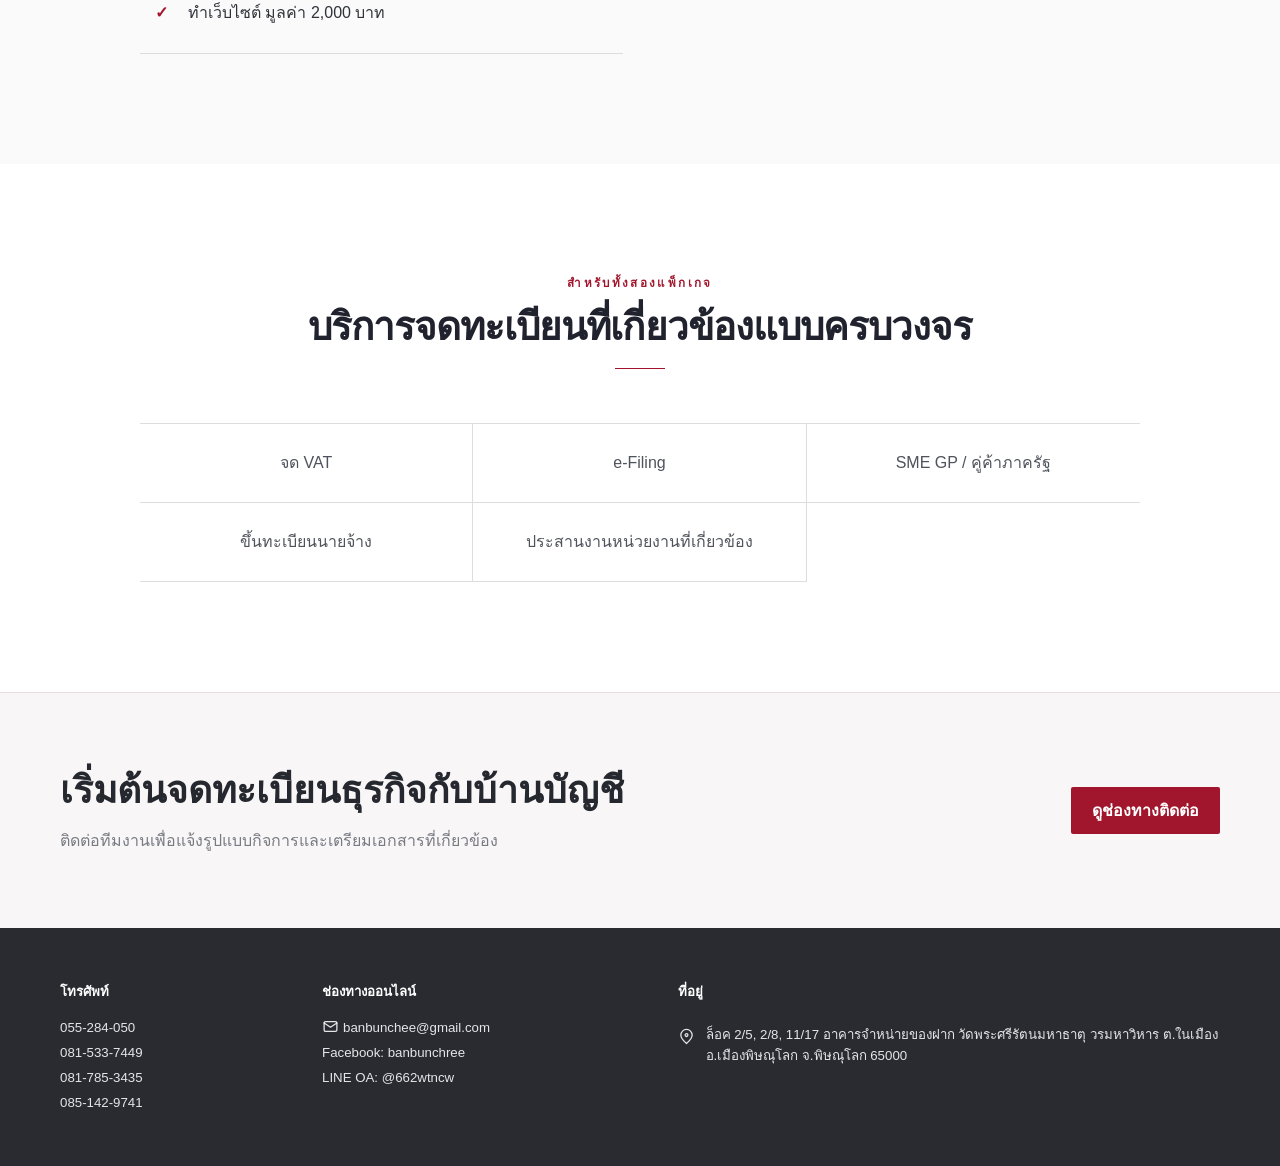
<file: packages.html>
<!doctype html>
<html lang="th">
<head>
  <meta charset="utf-8">
  <meta name="viewport" content="width=device-width, initial-scale=1">
  <meta name="description" content="บ้านบัญชี พิษณุโลก บริการบัญชี ภาษี จดทะเบียนธุรกิจ และจัดทำงบการเงินแบบครบวงจร">
  <meta name="theme-color" content="#a90017">
  <title>โปรโมชั่นและแพ็กเกจ | บ้านบัญชี พิษณุโลก</title>
  <link rel="stylesheet" href="css/style.css">
  <link rel="stylesheet" href="css/consulting-layout.css">
  <link rel="stylesheet" href="css/pages.css">
</head>
<body>
  <a class="skip-link" href="#main-content">ข้ามไปยังเนื้อหา</a>

  <svg class="svg-defs" aria-hidden="true">
    <symbol id="icon-building" viewBox="0 0 24 24"><path d="M3 21h18M5 21V4h10v17M15 9h4v12M8 7h2m-2 4h2m-2 4h2m4-8h-1m1 4h-1m1 4h-1"/></symbol>
    <symbol id="icon-calculator" viewBox="0 0 24 24"><rect x="5" y="3" width="14" height="18" rx="2"/><path d="M8 7h8M8 11h2m4 0h2M8 15h2m4 0h2M8 18h2m4 0h2"/></symbol>
    <symbol id="icon-tax" viewBox="0 0 24 24"><path d="M6 3h9l3 3v15H6zM14 3v4h4M9 12h6M9 16h6"/><path d="M9 9h2"/></symbol>
    <symbol id="icon-chart" viewBox="0 0 24 24"><path d="M4 20V10m5 10V6m5 14v-8m5 8V3M2 21h20"/></symbol>
    <symbol id="icon-trophy" viewBox="0 0 24 24"><path d="M8 4h8v4a4 4 0 0 1-8 0zM8 6H4v1a4 4 0 0 0 4 4m8-5h4v1a4 4 0 0 1-4 4M12 12v5m-4 4h8m-6-4h4"/></symbol>
    <symbol id="icon-heart" viewBox="0 0 24 24"><path d="M20.8 4.6a5.5 5.5 0 0 0-7.8 0L12 5.7l-1.1-1.1a5.5 5.5 0 0 0-7.8 7.8L12 21l8.8-8.6a5.5 5.5 0 0 0 0-7.8z"/></symbol>
    <symbol id="icon-team" viewBox="0 0 24 24"><path d="M16 21v-2a4 4 0 0 0-4-4H6a4 4 0 0 0-4 4v2M9 11a4 4 0 1 0 0-8 4 4 0 0 0 0 8zM22 21v-2a4 4 0 0 0-3-3.9M16 3.1a4 4 0 0 1 0 7.8"/></symbol>
    <symbol id="icon-chat" viewBox="0 0 24 24"><path d="M21 11.5a8.4 8.4 0 0 1-9 8.4 9.2 9.2 0 0 1-3.7-.9L3 21l1.8-5A8.5 8.5 0 1 1 21 11.5z"/><path d="M8 11h.01M12 11h.01M16 11h.01"/></symbol>
    <symbol id="icon-folder" viewBox="0 0 24 24"><path d="M3 5h6l2 2h10v12H3z"/></symbol>
    <symbol id="icon-handshake" viewBox="0 0 24 24"><path d="m8 11 3-3a2 2 0 0 1 3 0l2 2M3 12l4 4a2 2 0 0 0 3 0l1-1m10-3-4 4a2 2 0 0 1-3 0l-4-4M2 8l3-3 4 4-3 3zm20 0-3-3-4 4 3 3z"/></symbol>
    <symbol id="icon-phone" viewBox="0 0 24 24"><path d="M22 16.9v3a2 2 0 0 1-2.2 2 19.8 19.8 0 0 1-8.6-3.1 19.4 19.4 0 0 1-6-6A19.8 19.8 0 0 1 2.1 4.2 2 2 0 0 1 4.1 2h3a2 2 0 0 1 2 1.7c.1 1 .4 2 .7 2.8a2 2 0 0 1-.5 2.1L8.1 9.9a16 16 0 0 0 6 6l1.3-1.3a2 2 0 0 1 2.1-.5c.9.3 1.8.6 2.8.7a2 2 0 0 1 1.7 2.1z"/></symbol>
    <symbol id="icon-mail" viewBox="0 0 24 24"><rect x="3" y="5" width="18" height="14" rx="2"/><path d="m3 7 9 6 9-6"/></symbol>
    <symbol id="icon-pin" viewBox="0 0 24 24"><path d="M20 10c0 5-8 12-8 12S4 15 4 10a8 8 0 1 1 16 0z"/><circle cx="12" cy="10" r="2"/></symbol>
  </svg>

  <header class="site-header" id="top">
    <div class="container nav-wrap">
      <a class="brand" href="index.html" aria-label="บ้านบัญชี พิษณุโลก — กลับหน้าแรก">
        <img class="brand-mark" src="assets/banbunchee-mark.png" alt="">
        <span class="brand-name"><strong>บ้านบัญชี พิษณุโลก</strong><small>BANBUNCHEE PHITSANULOK</small></span>
      </a>
      <button class="menu-toggle" type="button" aria-expanded="false" aria-controls="primary-nav">☰</button>
      <nav class="primary-nav" id="primary-nav" aria-label="Primary navigation">
        <a href="index.html" data-i18n="nav.home">หน้าแรก</a>
        <a href="about.html" data-i18n="nav.about">เกี่ยวกับเรา</a>
        <a href="services.html" data-i18n="nav.services">บริการของเรา</a>
        <a href="packages.html" aria-current="page" data-i18n="nav.packages">โปรโมชั่นและแพ็กเกจ</a>
        <a href="contact.html" data-i18n="nav.contact">ติดต่อเรา</a>
      </nav>
      <div class="header-actions">
        <div class="language-switch" aria-label="Language selection"><button class="lang-btn active" type="button" data-lang="th">TH</button><span>|</span><button class="lang-btn" type="button" data-lang="en">EN</button></div>
        <a class="social-btn facebook" href="https://www.facebook.com/banbunchree/" target="_blank" rel="noopener" aria-label="Facebook">f</a>
        <a class="line-btn" data-line-contact href="https://line.me/R/ti/p/%40662wtncw" target="_blank" rel="noopener"><span>LINE</span> LINE OA</a>
      </div>
    </div>
  </header>

  <main id="main-content">
    <section class="page-heading"><div class="container"><p class="section-kicker" data-i18n="nav.packages">โปรโมชั่นและแพ็กเกจ</p><h1 data-i18n="promo.title">โปรโมชั่นจดทะเบียนธุรกิจ</h1><p data-i18n="promo.lead">ราคาค่าบริการรวมค่าธรรมเนียม พร้อมสิทธิพิเศษสำหรับการเริ่มต้นธุรกิจ</p></div></section>
    <section class="section offer-section" aria-labelledby="offer-title"><div class="container"><div class="section-heading"><p class="section-kicker" data-i18n="promo.kicker">เริ่มต้นธุรกิจ</p><h2 id="offer-title" data-i18n="promo.offers">เลือกประเภทการจดทะเบียน</h2></div><div class="offer-grid">
      <article class="offer-card"><div class="offer-heading"><span class="offer-number">01</span><h3 data-i18n="promo.company">จดทะเบียนบริษัท</h3></div><p class="offer-fee" data-i18n="promo.feeIncluded">ค่าบริการรวมค่าธรรมเนียม</p><div class="offer-price"><strong>12,000 <span data-i18n="price.baht">บาท</span></strong><div><span data-i18n="promo.regular">ราคาปกติ</span> <del>15,000 <span data-i18n="price.baht">บาท</span></del></div></div><a class="btn btn-primary" href="contact.html" data-i18n="promo.askCompany">สอบถามจดทะเบียนบริษัท</a></article>
      <article class="offer-card"><div class="offer-heading"><span class="offer-number">02</span><h3 data-i18n="promo.partnership">จดทะเบียนห้างหุ้นส่วน</h3></div><p class="offer-fee" data-i18n="promo.feeIncluded">ค่าบริการรวมค่าธรรมเนียม</p><div class="offer-price"><strong>5,000 <span data-i18n="price.baht">บาท</span></strong><div><span data-i18n="promo.regular">ราคาปกติ</span> <del>8,000 <span data-i18n="price.baht">บาท</span></del></div></div><a class="btn btn-primary" href="contact.html" data-i18n="promo.askPartnership">สอบถามจดทะเบียนห้างหุ้นส่วน</a></article>
    </div></div></section>
    <section class="section section-soft promo-benefits"><div class="container"><div class="section-heading"><p class="section-kicker" data-i18n="promo.both">สำหรับทั้งสองแพ็กเกจ</p><h2 data-i18n="promo.freeTitle">สิทธิพิเศษที่แถมฟรี</h2></div><ul class="benefit-list"><li data-i18n="promo.stamps">ตราประทับ 2 อัน</li><li data-i18n="promo.software">แพ็กเกจโปรแกรมบัญชี 1 ปี มูลค่าสูงสุด 5,490 บาท</li><li data-i18n="promo.flowSetup">ตั้งค่าธุรกิจบน FlowAccount มูลค่า 1,990 บาท</li><li data-i18n="promo.training">สอนใช้โปรแกรมแบบจับมือทำ มูลค่า 1,490 บาท</li><li data-i18n="promo.website">ทำเว็บไซต์ มูลค่า 2,000 บาท</li></ul></div></section>
    <section class="section related-services"><div class="container"><div class="section-heading"><p class="section-kicker" data-i18n="promo.both">สำหรับทั้งสองแพ็กเกจ</p><h2 data-i18n="promo.relatedTitle">บริการจดทะเบียนที่เกี่ยวข้องแบบครบวงจร</h2></div><div class="related-grid"><span data-i18n="promo.vat">จด VAT</span><span>e-Filing</span><span data-i18n="promo.smeGp">SME GP / คู่ค้าภาครัฐ</span><span data-i18n="promo.employer">ขึ้นทะเบียนนายจ้าง</span><span data-i18n="promo.agencies">ประสานงานหน่วยงานที่เกี่ยวข้อง</span></div></div></section>
    <section class="contact-cta"><div class="container contact-cta-inner"><div><h2 data-i18n="promo.ready">เริ่มต้นจดทะเบียนธุรกิจกับบ้านบัญชี</h2><p data-i18n="promo.contactText">ติดต่อทีมงานเพื่อแจ้งรูปแบบกิจการและเตรียมเอกสารที่เกี่ยวข้อง</p></div><a class="btn btn-primary" href="contact.html" data-i18n="home.contactPage">ดูช่องทางติดต่อ</a></div></section>
  </main>

  <footer class="site-footer" id="contact">
    <div class="container footer-grid">
      
      <div class="footer-block"><h3 data-i18n="footer.phone">โทรศัพท์</h3><a href="tel:055284050">055-284-050</a><a href="tel:0815337449">081-533-7449</a><a href="tel:0817853435">081-785-3435</a><a href="tel:0851429741">085-142-9741</a></div>
      <div class="footer-block"><h3 data-i18n="footer.online">ช่องทางออนไลน์</h3><a href="mailto:banbunchee@gmail.com"><svg><use href="#icon-mail"/></svg>banbunchee@gmail.com</a><a href="https://www.facebook.com/banbunchree/" target="_blank" rel="noopener">Facebook: banbunchree</a><a data-line-contact href="https://line.me/R/ti/p/%40662wtncw" target="_blank" rel="noopener">LINE OA: @662wtncw</a></div>
      <div class="footer-block footer-addresses"><h3 data-i18n="footer.address">ที่อยู่</h3><p class="address"><svg><use href="#icon-pin"/></svg><span data-i18n="footer.addressOne">ล็อค 2/5, 2/8, 11/17 อาคารจำหน่ายของฝาก วัดพระศรีรัตนมหาธาตุ วรมหาวิหาร ต.ในเมือง อ.เมืองพิษณุโลก จ.พิษณุโลก 65000</span></p></div>
    </div>
    <div class="container footer-bottom" hidden><span>© <span id="current-year"></span> Banbunchee Phitsanulok</span><a href="#top" data-i18n="footer.backTop">กลับด้านบน ↑</a></div>
  </footer>

  <dialog class="line-dialog" id="line-contact-dialog" aria-labelledby="line-dialog-title">
    <button class="line-dialog-close" type="button" aria-label="ปิด" data-close-line>×</button>
    <p class="line-dialog-kicker">LINE Official Account</p>
    <h2 id="line-dialog-title" data-i18n="line.title">ติดต่อบ้านบัญชีทาง LINE</h2>
    <p class="line-dialog-intro" data-i18n="line.scan">เปิดเว็บบนคอม? สแกน QR ด้วยมือถือเพื่อเพิ่มเพื่อน</p>
    <img class="line-qr" src="assets/line-oa-qr.png" width="224" height="224" alt="QR code สำหรับ LINE OA @662wtncw">
    <p class="line-id">LINE ID <strong>@662wtncw</strong></p>
    <a class="btn btn-line line-open" href="https://line.me/R/ti/p/%40662wtncw" target="_blank" rel="noopener" data-i18n="line.open">เปิด LINE บนอุปกรณ์นี้</a>
    <p class="line-dialog-hint" data-i18n="line.hint">หากเปิดบนมือถือ กดปุ่มนี้ได้เลยโดยไม่ต้องสแกน</p>
  </dialog>

  <script src="js/main.js"></script>
</body>
</html>
</file>
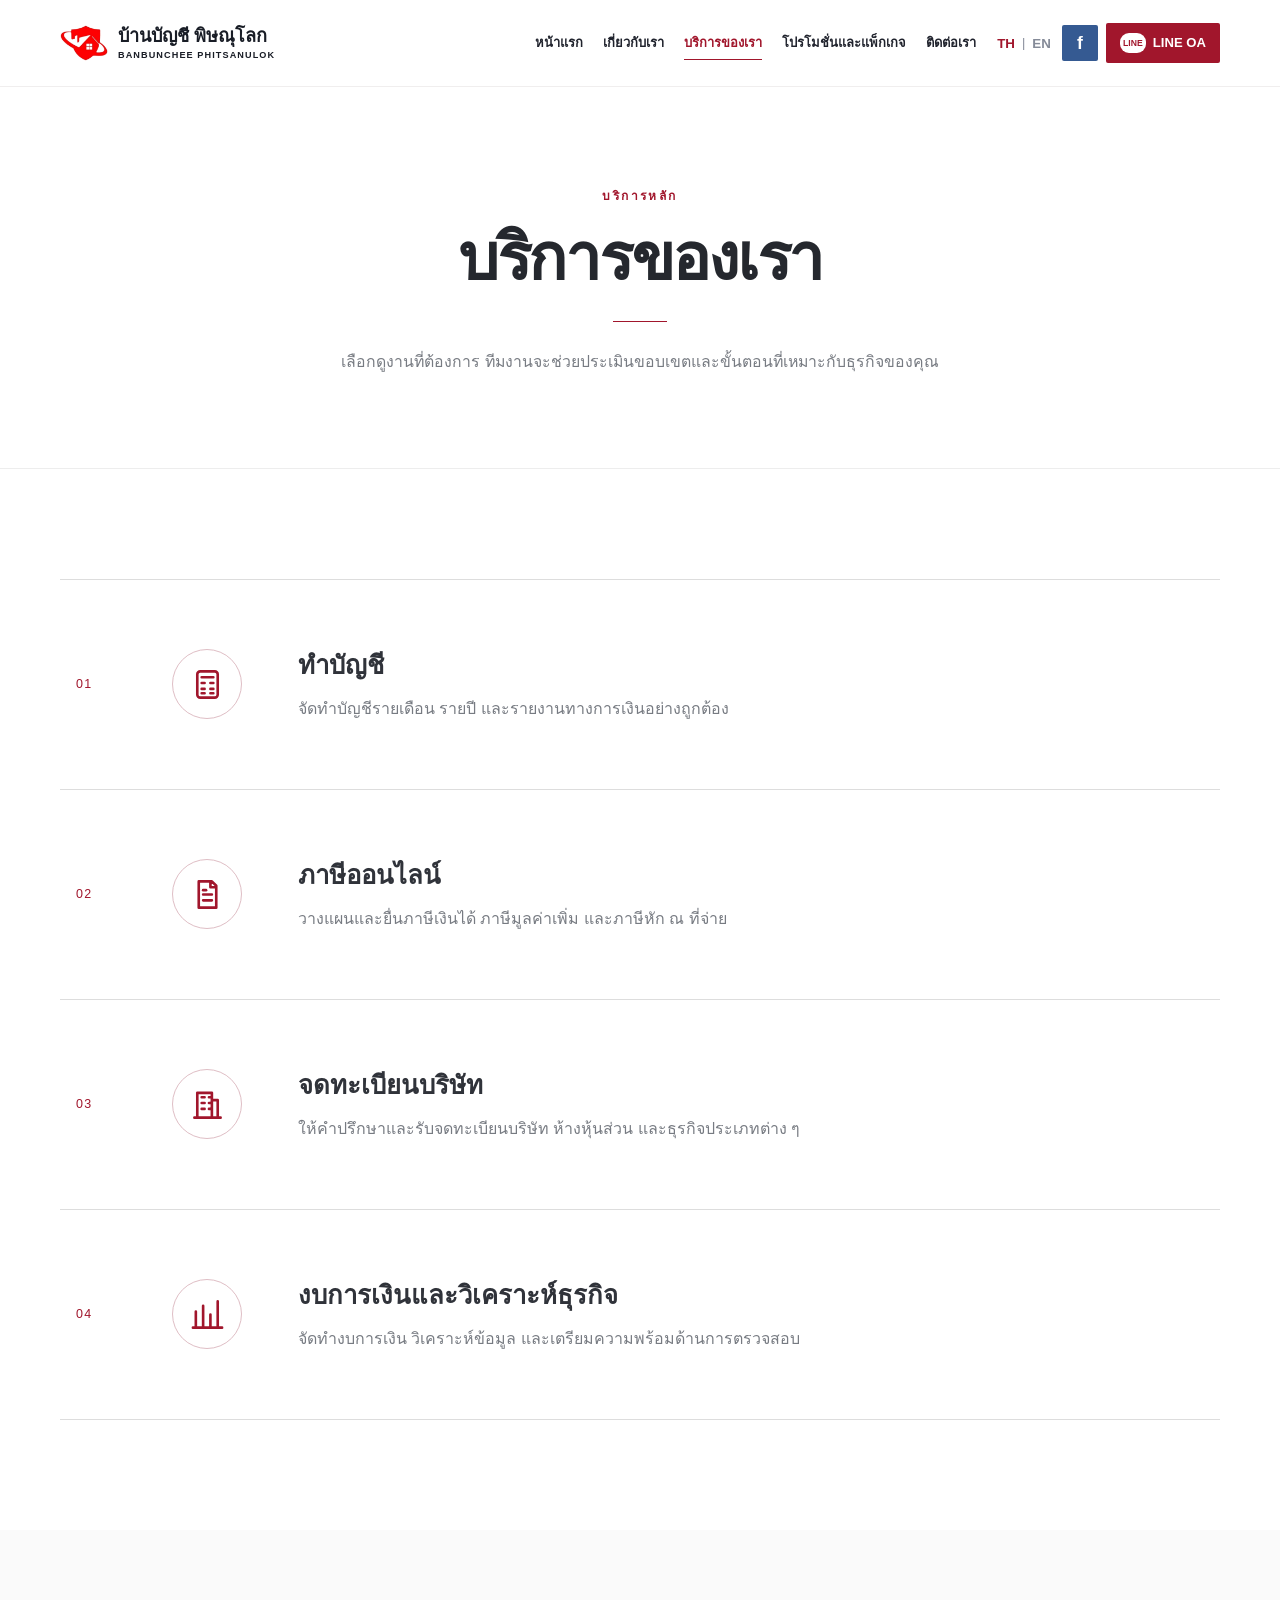
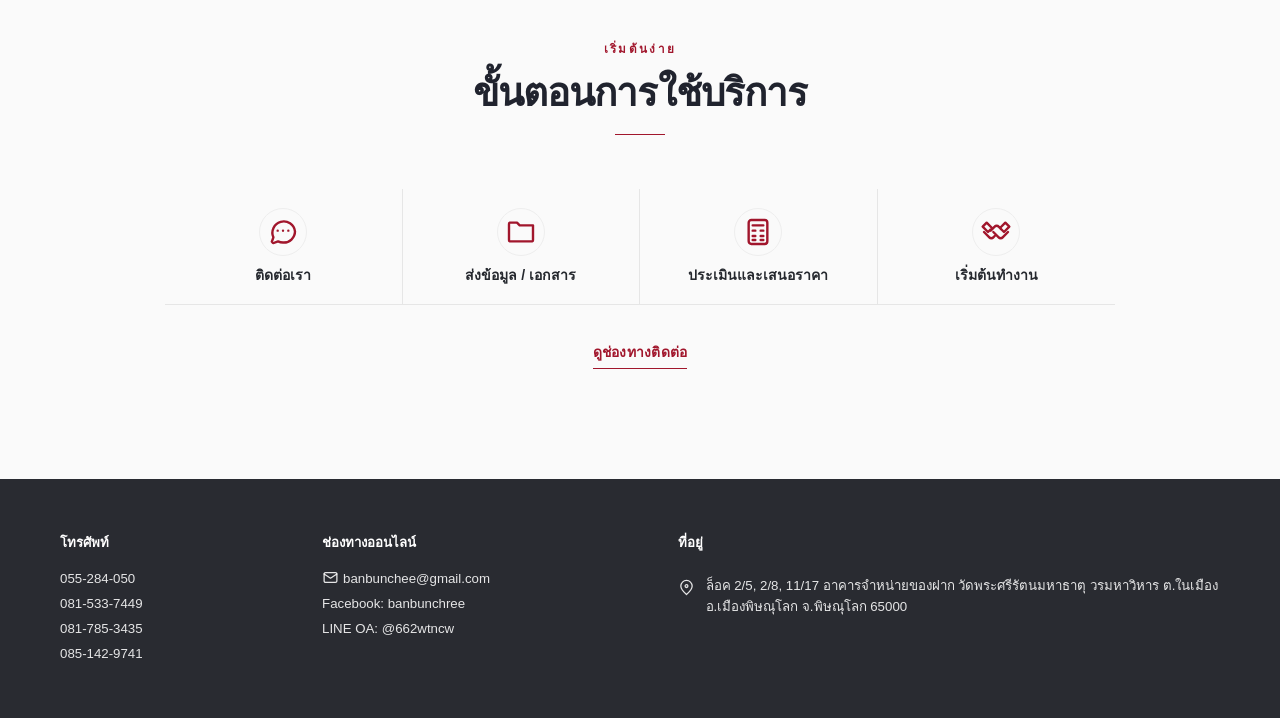
<file: services.html>
<!doctype html>
<html lang="th">
<head>
  <meta charset="utf-8">
  <meta name="viewport" content="width=device-width, initial-scale=1">
  <meta name="description" content="บ้านบัญชี พิษณุโลก บริการบัญชี ภาษี จดทะเบียนธุรกิจ และจัดทำงบการเงินแบบครบวงจร">
  <meta name="theme-color" content="#a90017">
  <title>บริการของเรา | บ้านบัญชี พิษณุโลก</title>
  <link rel="stylesheet" href="css/style.css">
  <link rel="stylesheet" href="css/consulting-layout.css">
  <link rel="stylesheet" href="css/pages.css">
</head>
<body>
  <a class="skip-link" href="#main-content">ข้ามไปยังเนื้อหา</a>

  <svg class="svg-defs" aria-hidden="true">
    <symbol id="icon-building" viewBox="0 0 24 24"><path d="M3 21h18M5 21V4h10v17M15 9h4v12M8 7h2m-2 4h2m-2 4h2m4-8h-1m1 4h-1m1 4h-1"/></symbol>
    <symbol id="icon-calculator" viewBox="0 0 24 24"><rect x="5" y="3" width="14" height="18" rx="2"/><path d="M8 7h8M8 11h2m4 0h2M8 15h2m4 0h2M8 18h2m4 0h2"/></symbol>
    <symbol id="icon-tax" viewBox="0 0 24 24"><path d="M6 3h9l3 3v15H6zM14 3v4h4M9 12h6M9 16h6"/><path d="M9 9h2"/></symbol>
    <symbol id="icon-chart" viewBox="0 0 24 24"><path d="M4 20V10m5 10V6m5 14v-8m5 8V3M2 21h20"/></symbol>
    <symbol id="icon-trophy" viewBox="0 0 24 24"><path d="M8 4h8v4a4 4 0 0 1-8 0zM8 6H4v1a4 4 0 0 0 4 4m8-5h4v1a4 4 0 0 1-4 4M12 12v5m-4 4h8m-6-4h4"/></symbol>
    <symbol id="icon-heart" viewBox="0 0 24 24"><path d="M20.8 4.6a5.5 5.5 0 0 0-7.8 0L12 5.7l-1.1-1.1a5.5 5.5 0 0 0-7.8 7.8L12 21l8.8-8.6a5.5 5.5 0 0 0 0-7.8z"/></symbol>
    <symbol id="icon-team" viewBox="0 0 24 24"><path d="M16 21v-2a4 4 0 0 0-4-4H6a4 4 0 0 0-4 4v2M9 11a4 4 0 1 0 0-8 4 4 0 0 0 0 8zM22 21v-2a4 4 0 0 0-3-3.9M16 3.1a4 4 0 0 1 0 7.8"/></symbol>
    <symbol id="icon-chat" viewBox="0 0 24 24"><path d="M21 11.5a8.4 8.4 0 0 1-9 8.4 9.2 9.2 0 0 1-3.7-.9L3 21l1.8-5A8.5 8.5 0 1 1 21 11.5z"/><path d="M8 11h.01M12 11h.01M16 11h.01"/></symbol>
    <symbol id="icon-folder" viewBox="0 0 24 24"><path d="M3 5h6l2 2h10v12H3z"/></symbol>
    <symbol id="icon-handshake" viewBox="0 0 24 24"><path d="m8 11 3-3a2 2 0 0 1 3 0l2 2M3 12l4 4a2 2 0 0 0 3 0l1-1m10-3-4 4a2 2 0 0 1-3 0l-4-4M2 8l3-3 4 4-3 3zm20 0-3-3-4 4 3 3z"/></symbol>
    <symbol id="icon-phone" viewBox="0 0 24 24"><path d="M22 16.9v3a2 2 0 0 1-2.2 2 19.8 19.8 0 0 1-8.6-3.1 19.4 19.4 0 0 1-6-6A19.8 19.8 0 0 1 2.1 4.2 2 2 0 0 1 4.1 2h3a2 2 0 0 1 2 1.7c.1 1 .4 2 .7 2.8a2 2 0 0 1-.5 2.1L8.1 9.9a16 16 0 0 0 6 6l1.3-1.3a2 2 0 0 1 2.1-.5c.9.3 1.8.6 2.8.7a2 2 0 0 1 1.7 2.1z"/></symbol>
    <symbol id="icon-mail" viewBox="0 0 24 24"><rect x="3" y="5" width="18" height="14" rx="2"/><path d="m3 7 9 6 9-6"/></symbol>
    <symbol id="icon-pin" viewBox="0 0 24 24"><path d="M20 10c0 5-8 12-8 12S4 15 4 10a8 8 0 1 1 16 0z"/><circle cx="12" cy="10" r="2"/></symbol>
  </svg>

  <header class="site-header" id="top">
    <div class="container nav-wrap">
      <a class="brand" href="index.html" aria-label="บ้านบัญชี พิษณุโลก — กลับหน้าแรก">
        <img class="brand-mark" src="assets/banbunchee-mark.png" alt="">
        <span class="brand-name"><strong>บ้านบัญชี พิษณุโลก</strong><small>BANBUNCHEE PHITSANULOK</small></span>
      </a>
      <button class="menu-toggle" type="button" aria-expanded="false" aria-controls="primary-nav">☰</button>
      <nav class="primary-nav" id="primary-nav" aria-label="Primary navigation">
        <a href="index.html" data-i18n="nav.home">หน้าแรก</a>
        <a href="about.html" data-i18n="nav.about">เกี่ยวกับเรา</a>
        <a href="services.html" aria-current="page" data-i18n="nav.services">บริการของเรา</a>
        <a href="packages.html" data-i18n="nav.packages">โปรโมชั่นและแพ็กเกจ</a>
        <a href="contact.html" data-i18n="nav.contact">ติดต่อเรา</a>
      </nav>
      <div class="header-actions">
        <div class="language-switch" aria-label="Language selection"><button class="lang-btn active" type="button" data-lang="th">TH</button><span>|</span><button class="lang-btn" type="button" data-lang="en">EN</button></div>
        <a class="social-btn facebook" href="https://www.facebook.com/banbunchree/" target="_blank" rel="noopener" aria-label="Facebook">f</a>
        <a class="line-btn" data-line-contact href="https://line.me/R/ti/p/%40662wtncw" target="_blank" rel="noopener"><span>LINE</span> LINE OA</a>
      </div>
    </div>
  </header>

  <main id="main-content">
    <section class="page-heading"><div class="container"><p class="section-kicker" data-i18n="services.kicker">บริการหลัก</p><h1 data-i18n="services.title">บริการของเรา</h1><p data-i18n="page.servicesLead">เลือกดูงานที่ต้องการ ทีมงานจะช่วยประเมินขอบเขตและขั้นตอนที่เหมาะกับธุรกิจของคุณ</p></div></section>
    <section class="section"><div class="container service-detail-list">
      <article id="accounting" class="service-detail"><span class="service-number">01</span><div class="service-symbol"><svg><use href="#icon-calculator"/></svg></div><div><h2 data-i18n="services.accounting.title">ทำบัญชี</h2><p data-i18n="services.accounting.text">จัดทำบัญชีรายเดือน รายปี และรายงานทางการเงินอย่างถูกต้อง</p></div></article>
      <article id="tax" class="service-detail"><span class="service-number">02</span><div class="service-symbol"><svg><use href="#icon-tax"/></svg></div><div><h2 data-i18n="services.tax.title">ภาษีออนไลน์</h2><p data-i18n="services.tax.text">วางแผนและยื่นภาษีเงินได้ ภาษีมูลค่าเพิ่ม และภาษีหัก ณ ที่จ่าย</p></div></article>
      <article id="registration" class="service-detail"><span class="service-number">03</span><div class="service-symbol"><svg><use href="#icon-building"/></svg></div><div><h2 data-i18n="services.registration.title">จดทะเบียนบริษัท</h2><p data-i18n="services.registration.text">ให้คำปรึกษาและรับจดทะเบียนบริษัท ห้างหุ้นส่วน และธุรกิจประเภทต่าง ๆ</p></div></article>
      <article id="statements" class="service-detail"><span class="service-number">04</span><div class="service-symbol"><svg><use href="#icon-chart"/></svg></div><div><h2 data-i18n="services.statement.title">งบการเงินและวิเคราะห์ธุรกิจ</h2><p data-i18n="services.statement.text">จัดทำงบการเงิน วิเคราะห์ข้อมูล และเตรียมความพร้อมด้านการตรวจสอบ</p></div></article>
    </div></section>
    <section class="section section-soft"><div class="container"><div class="section-heading"><p class="section-kicker" data-i18n="process.kicker">เริ่มต้นง่าย</p><h2 data-i18n="process.title">ขั้นตอนการใช้บริการ</h2></div><div class="process-grid process-wide"><div class="process-step"><span>1</span><svg><use href="#icon-chat"/></svg><strong data-i18n="process.step1">ติดต่อเรา</strong></div><div class="process-step"><span>2</span><svg><use href="#icon-folder"/></svg><strong data-i18n="process.step2">ส่งข้อมูล / เอกสาร</strong></div><div class="process-step"><span>3</span><svg><use href="#icon-calculator"/></svg><strong data-i18n="process.step3">ประเมินและเสนอราคา</strong></div><div class="process-step"><span>4</span><svg><use href="#icon-handshake"/></svg><strong data-i18n="process.step4">เริ่มต้นทำงาน</strong></div></div><div class="center-action"><a class="text-link" href="contact.html" data-i18n="home.contactPage">ดูช่องทางติดต่อ</a></div></div></section>
  </main>

  <footer class="site-footer" id="contact">
    <div class="container footer-grid">
      
      <div class="footer-block"><h3 data-i18n="footer.phone">โทรศัพท์</h3><a href="tel:055284050">055-284-050</a><a href="tel:0815337449">081-533-7449</a><a href="tel:0817853435">081-785-3435</a><a href="tel:0851429741">085-142-9741</a></div>
      <div class="footer-block"><h3 data-i18n="footer.online">ช่องทางออนไลน์</h3><a href="mailto:banbunchee@gmail.com"><svg><use href="#icon-mail"/></svg>banbunchee@gmail.com</a><a href="https://www.facebook.com/banbunchree/" target="_blank" rel="noopener">Facebook: banbunchree</a><a data-line-contact href="https://line.me/R/ti/p/%40662wtncw" target="_blank" rel="noopener">LINE OA: @662wtncw</a></div>
      <div class="footer-block footer-addresses"><h3 data-i18n="footer.address">ที่อยู่</h3><p class="address"><svg><use href="#icon-pin"/></svg><span data-i18n="footer.addressOne">ล็อค 2/5, 2/8, 11/17 อาคารจำหน่ายของฝาก วัดพระศรีรัตนมหาธาตุ วรมหาวิหาร ต.ในเมือง อ.เมืองพิษณุโลก จ.พิษณุโลก 65000</span></p></div>
    </div>
    <div class="container footer-bottom" hidden><span>© <span id="current-year"></span> Banbunchee Phitsanulok</span><a href="#top" data-i18n="footer.backTop">กลับด้านบน ↑</a></div>
  </footer>

  <dialog class="line-dialog" id="line-contact-dialog" aria-labelledby="line-dialog-title">
    <button class="line-dialog-close" type="button" aria-label="ปิด" data-close-line>×</button>
    <p class="line-dialog-kicker">LINE Official Account</p>
    <h2 id="line-dialog-title" data-i18n="line.title">ติดต่อบ้านบัญชีทาง LINE</h2>
    <p class="line-dialog-intro" data-i18n="line.scan">เปิดเว็บบนคอม? สแกน QR ด้วยมือถือเพื่อเพิ่มเพื่อน</p>
    <img class="line-qr" src="assets/line-oa-qr.png" width="224" height="224" alt="QR code สำหรับ LINE OA @662wtncw">
    <p class="line-id">LINE ID <strong>@662wtncw</strong></p>
    <a class="btn btn-line line-open" href="https://line.me/R/ti/p/%40662wtncw" target="_blank" rel="noopener" data-i18n="line.open">เปิด LINE บนอุปกรณ์นี้</a>
    <p class="line-dialog-hint" data-i18n="line.hint">หากเปิดบนมือถือ กดปุ่มนี้ได้เลยโดยไม่ต้องสแกน</p>
  </dialog>

  <script src="js/main.js"></script>
</body>
</html>
</file>
<file: css/style.css>
:root{--red:#b0001c;--red-dark:#760011;--red-soft:#fff4f5;--navy:#101c35;--text:#293143;--muted:#6d7280;--line:#e7e8ec;--white:#fff;--shadow:0 14px 38px rgba(34,21,24,.09);--radius:18px}*{box-sizing:border-box}html{scroll-behavior:smooth}body{margin:0;color:var(--text);background:var(--white);font-family:"Noto Sans Thai","Leelawadee UI",Inter,Arial,sans-serif;line-height:1.65}img{max-width:100%;display:block}a{color:inherit;text-decoration:none}button,a{-webkit-tap-highlight-color:transparent}svg{width:1.5rem;height:1.5rem;fill:none;stroke:currentColor;stroke-width:1.8;stroke-linecap:round;stroke-linejoin:round}.svg-defs{position:absolute;width:0;height:0;overflow:hidden}.container{width:min(1180px,calc(100% - 40px));margin:0 auto}.skip-link{position:fixed;top:-60px;left:12px;z-index:2000;background:var(--navy);color:#fff;padding:10px 14px;border-radius:8px}.skip-link:focus{top:12px}.site-header{position:sticky;top:0;z-index:1000;background:rgba(255,255,255,.96);border-bottom:1px solid var(--line);backdrop-filter:blur(12px)}.nav-wrap{min-height:74px;display:flex;align-items:center;gap:22px}.brand{flex:0 0 auto}.brand img{width:232px;height:auto}.primary-nav{margin-left:auto;display:flex;align-items:center;gap:24px;font-size:.92rem;font-weight:650;color:#424959}.primary-nav a{position:relative;padding:26px 0;white-space:nowrap}.primary-nav a:after{content:"";position:absolute;left:0;bottom:18px;width:0;height:2px;background:var(--red);transition:width .2s ease}.primary-nav a:hover:after,.primary-nav a:focus-visible:after{width:100%}.header-actions{display:flex;align-items:center;gap:10px}.language-switch{display:inline-flex;align-items:center;gap:4px;color:#858b98;font-size:.8rem}.lang-btn{padding:3px;border:0;background:transparent;color:inherit;cursor:pointer;font-weight:700}.lang-btn.active{color:var(--red)}.social-btn{width:36px;height:36px;display:grid;place-items:center;color:#fff;border-radius:8px;font-size:1.1rem;font-weight:800}.facebook{background:#355a92}.line-btn{display:inline-flex;align-items:center;gap:7px;color:#fff;background:#18b753;border-radius:8px;padding:9px 13px;font-size:.82rem;font-weight:800;white-space:nowrap}.line-btn span{display:grid;place-items:center;width:26px;height:20px;border-radius:9px;background:#fff;color:#18b753;font-size:.54rem}.menu-toggle{display:none;margin-left:auto;width:42px;height:42px;border:1px solid var(--line);background:#fff;border-radius:10px;font-size:1.25rem}.hero{overflow:hidden;background:linear-gradient(105deg,#fff 0,#fff 52%,#f4f4f5 52%,#f4f4f5 100%)}.hero-grid{min-height:490px;display:grid;grid-template-columns:.95fr 1.05fr;align-items:stretch}.hero-copy{display:flex;flex-direction:column;justify-content:center;padding:58px 46px 58px 0;position:relative;z-index:2}.hero-copy:after{content:"";position:absolute;right:-98px;top:0;bottom:0;width:190px;background:linear-gradient(90deg,#fff 35%,rgba(255,255,255,0));transform:skewX(-11deg);z-index:-1}.eyebrow,.section-kicker{margin:0 0 6px;color:var(--red);font-size:.95rem;font-weight:800;letter-spacing:.02em}.hero h1{margin:0;color:var(--navy);font-size:clamp(2.5rem,5vw,4.7rem);line-height:1.03;letter-spacing:-.03em}.hero-lead{margin:18px 0 0;color:#343c4d;font-size:clamp(1.05rem,2vw,1.42rem);font-weight:750}.hero-quote{margin:2px 0;color:var(--red);font-size:clamp(2rem,4vw,3.5rem);line-height:1.2;font-weight:900}.hero-support{margin:8px 0 0;max-width:520px;color:var(--muted);font-size:.98rem}.hero-actions{margin-top:26px;display:flex;gap:12px;flex-wrap:wrap}.btn{min-height:46px;display:inline-flex;align-items:center;justify-content:center;gap:8px;border-radius:9px;padding:11px 18px;border:1px solid transparent;font-weight:800;transition:transform .2s ease,box-shadow .2s ease,background .2s ease}.btn:hover{transform:translateY(-2px);box-shadow:0 10px 20px rgba(31,20,23,.12)}.btn-primary{background:var(--red);color:#fff}.btn-outline{color:var(--red);border-color:var(--red);background:#fff}.hero-image{background-image:linear-gradient(90deg,rgba(255,255,255,.03),rgba(0,0,0,.03)),url("../assets/hero-accounting.jpg");background-size:cover;background-position:center;min-height:490px}.trust-strip{border-top:1px solid var(--line);border-bottom:1px solid var(--line);background:#fff}.trust-grid{min-height:88px;display:grid;grid-template-columns:1.3fr 1fr 1fr;align-items:center}.partner-logo{height:52px;display:flex;align-items:center;padding-left:38px}.partner-logo img{width:142px}.trust-item{height:44px;display:flex;justify-content:center;align-items:center;gap:10px;border-left:1px solid var(--line);color:var(--red)}.trust-item strong{color:var(--navy);font-size:1.12rem}.trust-item span{color:var(--muted);font-size:.88rem}.section{padding:78px 0}.section-soft{background:#f7f7f8}.section-heading{text-align:center;margin-bottom:30px}.section-heading h2,.content-panel h2,.why-panel h2,.process-panel h2,.contact-cta h2{margin:0;color:var(--navy);font-size:clamp(1.7rem,3vw,2.55rem);line-height:1.2}.service-grid{display:grid;grid-template-columns:repeat(4,1fr);gap:16px}.service-card{min-height:174px;display:flex;gap:16px;align-items:flex-start;padding:24px 20px;border:1px solid var(--line);border-radius:15px;background:#fff;box-shadow:0 8px 30px rgba(40,36,37,.04)}.service-card h3{margin:4px 0 6px;color:var(--navy);font-size:1.05rem;line-height:1.35}.service-card p{margin:0;color:var(--muted);font-size:.87rem;line-height:1.55}.icon-circle{flex:0 0 56px;width:56px;height:56px;display:grid;place-items:center;color:#fff;background:linear-gradient(145deg,#d00022,#8f0016);border-radius:50%;box-shadow:0 8px 20px rgba(176,0,28,.22)}.icon-circle svg{width:29px;height:29px}.about-grid{display:grid;grid-template-columns:1.02fr .98fr;gap:24px;align-items:stretch}.content-panel,.why-panel,.process-panel{background:#fff;border:1px solid var(--line);border-radius:var(--radius);padding:34px;box-shadow:var(--shadow)}.content-panel>p:not(.section-kicker){color:var(--muted)}.benefit-grid{margin-top:30px;display:grid;grid-template-columns:repeat(3,1fr)}.benefit{min-height:122px;display:flex;flex-direction:column;justify-content:center;align-items:center;text-align:center;padding:12px;border-right:1px solid var(--line)}.benefit:last-child{border-right:0}.benefit svg{width:33px;height:33px;color:var(--red);margin-bottom:8px}.benefit strong{color:var(--navy);font-size:.94rem}.benefit span{color:var(--muted);font-size:.8rem}.price-panel{position:relative;overflow:hidden;color:#fff;background:linear-gradient(145deg,#bd001f,#870015);border-radius:var(--radius);padding:32px;box-shadow:0 18px 44px rgba(130,0,20,.22)}.price-panel:before{content:"";position:absolute;width:240px;height:240px;border-radius:50%;top:-135px;right:-70px;background:rgba(255,255,255,.08)}.price-panel h2{position:relative;text-align:center;margin:0 0 18px;color:#fff;font-size:1.5rem}.price-list{position:relative;display:grid;gap:9px}.price-row{display:flex;align-items:center;justify-content:space-between;gap:16px;padding:12px 16px;color:#3d3d45;background:rgba(255,255,255,.95);border-radius:8px}.price-row>span{font-weight:700}.price-row strong{color:var(--red);font-size:1.05rem;text-align:right}.price-row small{color:#555;font-size:.72rem}.price-note{position:relative;margin:14px 0 0;font-size:.77rem;color:rgba(255,255,255,.82)}.split-grid{display:grid;grid-template-columns:.92fr 1.08fr;gap:24px;align-items:stretch}.check-list{list-style:none;padding:0;margin:24px 0 0;display:grid;gap:13px}.check-list li{position:relative;padding-left:30px;color:#454b58}.check-list li:before{content:"✓";position:absolute;left:0;top:-2px;color:var(--red);font-size:1.2rem;font-weight:900}.process-grid{margin-top:26px;display:grid;grid-template-columns:repeat(4,1fr);gap:6px}.process-step{position:relative;min-height:132px;display:flex;flex-direction:column;align-items:center;justify-content:center;text-align:center;padding:14px 8px}.process-step:not(:last-child):after{content:"›";position:absolute;top:49%;right:-7px;color:#bdc0c6;font-size:2rem;transform:translateY(-50%)}.process-step>span{position:absolute;top:5px;left:8px;width:24px;height:24px;display:grid;place-items:center;color:#fff;background:var(--red);border-radius:50%;font-size:.72rem;font-weight:800}.process-step svg{width:42px;height:42px;color:var(--red);margin-bottom:12px}.process-step strong{color:var(--navy);font-size:.86rem;line-height:1.35}.contact-cta{color:#fff;background:linear-gradient(115deg,#850014 0,#b90020 55%,#7b0012 100%);padding:54px 0}.contact-cta-inner{display:grid;grid-template-columns:1fr auto;align-items:center;gap:28px}.section-kicker.light{color:#ffd6dd}.contact-cta h2{color:#fff;max-width:720px}.contact-cta p:not(.section-kicker){margin-bottom:0;color:rgba(255,255,255,.82)}.cta-buttons{display:flex;gap:10px;flex-wrap:wrap;justify-content:flex-end}.btn-white{background:#fff;color:var(--red)}.btn-line{background:#17b657;color:#fff}.site-footer{background:#5d000d;color:rgba(255,255,255,.88)}.footer-grid{padding:44px 0 30px;display:grid;grid-template-columns:1.4fr .8fr 1.2fr 1.25fr;gap:34px}.footer-logo{width:220px;background:#fff;border-radius:8px;padding:5px;margin-bottom:14px}.footer-block{display:flex;flex-direction:column;align-items:flex-start;gap:6px;font-size:.88rem}.footer-block h3{margin:0 0 7px;color:#fff;font-size:.98rem}.footer-block p{margin:0}.footer-block a:hover{color:#fff;text-decoration:underline}.footer-block svg{width:17px;height:17px;margin-right:4px;vertical-align:-3px}.address{display:flex;align-items:flex-start;gap:7px}.address svg{flex:0 0 auto;margin-top:4px}.footer-bottom{min-height:58px;display:flex;align-items:center;justify-content:space-between;gap:20px;border-top:1px solid rgba(255,255,255,.16);color:rgba(255,255,255,.62);font-size:.78rem}:focus-visible{outline:3px solid rgba(176,0,28,.35);outline-offset:3px}@media(max-width:1100px){.primary-nav{gap:15px;font-size:.82rem}.brand img{width:200px}.line-btn{display:none}.service-grid{grid-template-columns:repeat(2,1fr)}}@media(max-width:860px){.nav-wrap{min-height:66px}.brand img{width:192px}.menu-toggle{display:block}.primary-nav{position:absolute;top:66px;left:0;right:0;display:none;flex-direction:column;align-items:stretch;gap:0;margin:0;padding:10px 20px 18px;background:#fff;border-bottom:1px solid var(--line);box-shadow:0 12px 24px rgba(25,25,25,.08)}.primary-nav.open{display:flex}.primary-nav a{padding:10px 0}.primary-nav a:after{bottom:7px}.header-actions{margin-left:0}.social-btn{display:none}.hero{background:#fff}.hero-grid{grid-template-columns:1fr}.hero-copy{padding:52px 0 42px}.hero-copy:after{display:none}.hero-image{min-height:330px;border-radius:18px 18px 0 0}.trust-grid{grid-template-columns:1fr 1fr;padding:12px 0}.partner-logo{grid-column:1/-1;justify-content:center;padding:0}.trust-item:first-of-type{border-left:0}.about-grid,.split-grid,.contact-cta-inner,.footer-grid{grid-template-columns:1fr}.contact-cta-inner{text-align:center}.cta-buttons{justify-content:center}.footer-grid{gap:24px}}@media(max-width:620px){.container{width:min(100% - 28px,1180px)}.nav-wrap{gap:8px}.brand{order:1}.brand img{width:150px}.header-actions{order:2;margin-left:auto;gap:3px}.language-switch{display:inline-flex!important;flex:0 0 auto;font-size:.76rem}.lang-btn{padding:4px 2px}.menu-toggle{order:3;margin-left:0;flex:0 0 42px}.service-grid{grid-template-columns:1fr}.service-card{min-height:unset}.trust-item{flex-wrap:wrap;align-content:center;gap:5px 8px;text-align:center}.trust-item span{flex-basis:100%}.section{padding:58px 0}.content-panel,.why-panel,.process-panel,.price-panel{padding:25px 20px}.benefit-grid{grid-template-columns:1fr}.benefit{min-height:104px;border-right:0;border-bottom:1px solid var(--line)}.benefit:last-child{border-bottom:0}.price-row{align-items:flex-start}.process-grid{grid-template-columns:repeat(2,1fr);gap:10px}.process-step:nth-child(2):after{display:none}.hero h1{font-size:2.55rem}.hero-image{min-height:240px}.footer-bottom{padding:18px 0;flex-direction:column;align-items:flex-start}}
:root{--red:#ac061a;--red-dark:#6f1012;--navy:#172030;--text:#24242b;--muted:#555963;--line:#e2e2e5;--radius:10px;--shadow:none}
body{line-height:1.5}
.container{width:min(1320px,calc(100% - 58px))}
.site-header{position:relative;background:#fff;backdrop-filter:none}
.nav-wrap{min-height:70px;gap:18px}
.brand img{width:220px}
.primary-nav{gap:22px;font-size:.86rem;color:#20232d}
.primary-nav a{padding:20px 0}
.header-actions{gap:8px}.line-btn,.social-btn{border-radius:4px}
.hero{background:#fff}
.hero-grid{width:100%;max-width:1500px;min-height:330px;grid-template-columns:46% 54%}
.hero-copy{padding:24px 20px 24px max(30px,calc((100vw - 1320px)/2));}
.hero-copy:after{right:-77px;width:90px;transform:none;background:linear-gradient(90deg,#fff 15%,transparent)}
.hero h1{font-size:clamp(2.1rem,3.65vw,3.8rem);line-height:1.15;letter-spacing:0}
.hero-company{margin:0;color:var(--red-dark);font-size:clamp(1.2rem,2.25vw,2.1rem);font-weight:800}
.hero-lead{margin:12px 0 0;color:#242934;font-size:clamp(1rem,1.65vw,1.45rem)}
.hero-quote{margin:0;color:var(--red);font-size:clamp(2rem,3.6vw,3.5rem)}
.hero-actions{margin-top:12px}.btn{min-height:42px;padding:8px 17px;border-radius:4px}
.hero-image{min-height:330px;background-image:url("../assets/hero-accounting.jpg");background-position:center;background-size:cover}
.trust-grid{min-height:64px;grid-template-columns:repeat(3,1fr)}
.partner-logo{height:auto;justify-content:center;padding:0}.partner-logo img{width:140px}
.trust-item{height:34px}.trust-item strong{font-size:1rem}.trust-item span{color:#343840}
.section{padding:8px 0}
.section-soft{background:#fff}
.section-heading{margin-bottom:8px}
.section-heading h2,.content-panel h2,.why-panel h2,.process-panel h2{font-size:1.23rem;color:#20232e}
.service-grid{gap:10px}
.service-card{min-height:122px;align-items:center;gap:12px;padding:15px;border-radius:11px;box-shadow:none}
.service-card h3{font-size:1rem;margin:0 0 3px}
.service-card p{font-size:.77rem;line-height:1.35}
.icon-circle{flex-basis:60px;width:60px;height:60px;box-shadow:none}
.about-grid,.split-grid{gap:10px}
.content-panel,.why-panel,.process-panel{padding:18px;border-radius:10px;box-shadow:none}
.content-panel{border-color:transparent}
.content-panel>p:not(.section-kicker){margin:6px 0;color:#32353e;font-size:.94rem}
.benefit-grid{margin-top:14px}.benefit{min-height:96px}.benefit svg{margin-bottom:4px}
.benefit strong{font-size:.82rem}.benefit span{font-size:.78rem}
.price-panel{padding:13px 32px;border-radius:7px;box-shadow:none;background:linear-gradient(120deg,#a50018,#b9001d)}
.price-panel:before{display:none}
.price-panel h2{font-size:1.23rem;margin:0 0 6px}
.price-list{gap:4px}.price-row{min-height:39px;padding:4px 16px;border-radius:4px}
.price-row strong{font-size:.96rem}.price-note{font-size:.68rem;margin:6px 0 0}
.split-grid{grid-template-columns:.95fr 1.05fr}.why-panel,.process-panel{padding:12px 20px}
.check-list{margin:6px 0 0;gap:3px}.check-list li{padding-left:23px;font-size:.82rem}.check-list li:before{top:-2px}
.process-grid{margin-top:4px}.process-step{min-height:95px;padding:5px}.process-step>span{display:none}
.process-step svg{width:42px;height:42px;margin-bottom:6px;border:1px solid #eee;border-radius:50%;padding:7px;box-sizing:content-box}
.process-step strong{font-size:.76rem}
.contact-cta[hidden],.footer-bottom[hidden]{display:none}
.site-footer{background:linear-gradient(100deg,#711a1b,#5d0c0f)}
.footer-grid{padding:12px 0;grid-template-columns:1fr 1.35fr 1.25fr;gap:18px}
.footer-block{font-size:.79rem;gap:1px}.footer-block h3{display:none}.footer-block a{overflow-wrap:anywhere}.footer-block .address{line-height:1.35}
.footer-grid{grid-template-columns:.72fr 1.12fr 1.8fr}.footer-addresses{gap:7px}.footer-addresses .address{margin:0}

@media(max-width:1100px){.brand img{width:190px}.primary-nav{gap:11px;font-size:.75rem}.service-grid{grid-template-columns:repeat(4,1fr)}.service-card{padding:10px}.icon-circle{flex-basis:46px;width:46px;height:46px}.icon-circle svg{width:24px;height:24px}}
@media(max-width:860px){.container{width:min(100% - 32px,1320px)}.nav-wrap{min-height:62px}.primary-nav{top:62px}.hero-grid{grid-template-columns:1fr;min-height:0}.hero-copy{padding:30px 20px}.hero-copy:after{display:none}.hero-image{min-height:260px}.service-grid{grid-template-columns:repeat(2,1fr)}.about-grid,.split-grid{grid-template-columns:1fr}.footer-grid{grid-template-columns:repeat(2,1fr)}}
@media(max-width:620px){.brand img{width:150px}.hero-copy{padding:25px 16px}.hero h1{font-size:2.25rem}.hero-company{font-size:1.18rem}.hero-image{min-height:190px}.trust-grid{grid-template-columns:repeat(3,1fr);padding:8px 0}.partner-logo{grid-column:auto}.partner-logo img{width:95px}.trust-item{height:auto;gap:2px 4px}.trust-item svg{width:17px}.trust-item strong{font-size:.8rem}.trust-item span{font-size:.67rem}.section{padding:15px 0}.service-grid{grid-template-columns:1fr 1fr}.service-card{display:block;min-height:150px}.service-card .icon-circle{margin-bottom:6px}.benefit-grid{grid-template-columns:repeat(3,1fr)}.benefit{border-bottom:0;border-right:1px solid var(--line);padding:5px}.benefit:last-child{border-right:0}.price-panel{padding:16px}.process-grid{grid-template-columns:repeat(4,1fr)}.process-step:nth-child(2):after{display:block}.process-step svg{width:27px;height:27px;padding:5px}.process-step strong{font-size:.65rem}.footer-grid{grid-template-columns:1fr 1fr;gap:14px}.footer-block{font-size:.72rem}}
.brand{display:inline-flex;align-items:center;gap:7px;min-width:0}
.brand .brand-mark{width:48px;height:49px;object-fit:contain;flex:none}
.brand-name{display:flex;flex-direction:column;white-space:nowrap;line-height:1.14;color:#191d26}
.brand-name strong{font-family:"Noto Sans Thai","Thonburi",Tahoma,sans-serif;font-size:1.14rem;font-weight:800}
.brand-name small{font-family:Arial,sans-serif;font-size:.61rem;font-weight:700;letter-spacing:.025em;margin-top:4px}
@media(max-width:1100px){.brand .brand-mark{width:42px;height:44px}.brand-name strong{font-size:1rem}.brand-name small{font-size:.54rem}}
@media(max-width:620px){.brand{gap:3px}.brand .brand-mark{width:31px;height:35px}.brand-name strong{font-size:.76rem}.brand-name small{font-size:.41rem;letter-spacing:0}}
.line-dialog{width:min(390px,calc(100% - 28px));max-height:calc(100dvh - 28px);overflow:auto;border:0;border-radius:16px;padding:26px 25px;text-align:center;color:var(--text);box-shadow:0 22px 70px #1b161a55}
.line-dialog::backdrop{background:rgba(13,18,29,.62)}
.line-dialog-close{position:absolute;top:7px;right:11px;border:0;background:transparent;color:#535861;font-size:2rem;line-height:1;cursor:pointer}
.line-dialog-kicker{margin:0 0 3px;color:#18a454;font-size:.8rem;font-weight:800;letter-spacing:.04em}
.line-dialog h2{margin:0;color:var(--navy);font-size:1.4rem;line-height:1.35}
.line-dialog-intro{margin:9px 0 12px;font-size:.88rem;color:var(--muted)}
.line-qr{display:block;width:224px;height:224px;max-width:100%;margin:0 auto;padding:9px;background:#fff;border:1px solid var(--line);border-radius:9px}
.line-id{margin:10px 0 14px;font-size:.94rem}.line-id strong{color:var(--red);font-size:1.1rem;user-select:all}
.line-open{display:flex;width:100%;background:#19af55;color:#fff}
.line-dialog-hint{margin:10px 0 0;color:var(--muted);font-size:.78rem}
</file>
<file: css/consulting-layout.css>
/* Layout inspired by the supplied Bericht page PDFs, adapted to Banbunchee CI. */
:root{--red:#a1162c;--red-dark:#75182a;--navy:#25282e;--text:#30333a;--muted:#777b82;--line:#dedede;--shadow:none;--radius:0}
body{background:#fff;color:var(--text)}
.container{width:min(1160px,calc(100% - 64px))}
.site-header{background:rgba(255,255,255,.97);border-bottom:1px solid #f0eeee;backdrop-filter:blur(12px)}
.nav-wrap{min-height:86px}.brand{gap:9px}.brand .brand-mark{width:49px;height:50px}.brand-name strong{font-size:1.13rem}.brand-name small{font-size:.57rem;letter-spacing:.12em}
.primary-nav{gap:20px;font-size:.81rem}.primary-nav a{padding:29px 0}.primary-nav a:after{bottom:22px;height:1px}
.social-btn,.line-btn,.btn{border-radius:2px}.line-btn{background:var(--red);padding:10px 14px}.line-btn span{color:var(--red)}
.hero{background:#fff}.hero-grid{display:flex;flex-direction:column;min-height:0;align-items:center}.hero-copy{width:100%;max-width:880px;align-items:center;text-align:center;padding:100px 0 84px}.hero-copy:after{display:none}.hero-eyebrow{margin:0 0 26px;color:var(--red);font-size:.75rem;font-weight:700;letter-spacing:.22em}.hero h1{color:var(--navy);font-size:clamp(3rem,6vw,5.5rem);line-height:1.16;letter-spacing:-.045em}.hero-company{margin:15px 0 0;color:var(--muted);font-size:.94rem}.hero-lead{margin:35px 0 0;font-size:clamp(1.05rem,1.6vw,1.42rem);font-weight:650}.hero-quote{font-size:clamp(2.1rem,4vw,3.3rem);line-height:1.25;margin:0;color:var(--red)}.hero-support{margin:20px auto 0;max-width:530px;color:var(--muted);font-size:.93rem;line-height:1.8}.hero-actions{justify-content:center;margin-top:31px}.btn{min-height:47px;padding:10px 20px}.btn-primary{background:var(--red)}.btn-outline{color:var(--red);border-color:var(--red);background:#fff}
.hero-image{width:min(100%,1160px);min-height:360px;background-size:cover;background-position:center 55%;margin-bottom:0}
.trust-strip{border:0;border-bottom:1px solid #ececec;background:#fff}.trust-grid{min-height:106px;grid-template-columns:1.4fr 1fr 1fr}.partner-logo{padding-left:0}.trust-item{height:44px;color:var(--red)}.trust-item strong{color:var(--navy)}
.section{padding:110px 0}.section-heading{text-align:center;margin:0 auto 54px;max-width:720px}.section-heading .section-kicker{font-size:.73rem;letter-spacing:.2em;color:var(--red);margin:0 0 13px}.section-heading h2,.content-panel h2,.why-panel h2,.process-panel h2{font-size:clamp(2rem,3vw,3.15rem);letter-spacing:-.025em;line-height:1.2}.section-heading h2:after{content:"";display:block;width:50px;height:1px;margin:18px auto 0;background:var(--red)}.section-intro{max-width:590px;margin:20px auto 0;color:var(--muted);font-size:.94rem;line-height:1.75}
.service-grid{grid-template-columns:repeat(2,minmax(0,1fr));gap:0 42px}.service-card{min-height:180px;display:flex;align-items:center;gap:23px;padding:26px 8px;border:0;border-top:1px solid #dedede;border-radius:0;box-shadow:none;background:#fff}.service-card:nth-last-child(-n+2){border-bottom:1px solid #dedede}.service-card .icon-circle{flex:0 0 58px;width:58px;height:58px;color:var(--red);background:#fff;border:1px solid #eacbd1;border-radius:50%;box-shadow:none}.icon-circle svg{width:27px;height:27px}.service-card h3{font-size:1.13rem;margin:0 0 8px}.service-card p{font-size:.87rem;line-height:1.75}
.section-soft{background:#fafafa}.about-grid{grid-template-columns:1fr .92fr;gap:72px;align-items:start}.content-panel,.why-panel,.process-panel{background:transparent;border:0;border-radius:0;box-shadow:none;padding:0}.content-panel h2:after,.why-panel h2:after,.process-panel h2:after{content:"";display:block;width:48px;height:1px;background:var(--red);margin:18px 0 23px}.content-panel>p:not(.section-kicker){font-size:.95rem;line-height:1.9;color:#666a70}.benefit-grid{margin-top:43px;border-top:1px solid #e3e3e3}.benefit{min-height:142px;padding:14px 8px}.benefit svg{width:28px;height:28px}.benefit strong{font-size:.88rem}.benefit span{font-size:.74rem}
.price-panel{padding:37px 39px;color:var(--text);background:#fff;border:1px solid #e6e2e2;border-top:3px solid var(--red);border-radius:0;box-shadow:none}.price-panel:before{display:none}.price-panel h2{color:var(--navy);font-size:1.46rem;margin:0 0 24px}.price-list{gap:0}.price-row{min-height:64px;padding:13px 1px;border-radius:0;border-bottom:1px solid #ebebeb;background:#fff}.price-row:first-child{border-top:1px solid #ebebeb}.price-row strong{color:var(--red)}.price-note{margin-top:20px;color:#777b82;line-height:1.7}
#why-us{background:#fff}.split-grid{grid-template-columns:.92fr 1.08fr;gap:80px}.check-list{margin:23px 0 0;gap:16px}.check-list li{line-height:1.65}.process-grid{margin-top:17px;grid-template-columns:repeat(2,1fr);gap:0}.process-step{min-height:116px;border-bottom:1px solid #e6e6e6}.process-step:nth-child(odd){border-right:1px solid #e6e6e6}.process-step:not(:last-child):after{display:none}.process-step>span{display:none}.process-step svg{color:var(--red);width:32px;height:32px;margin-bottom:10px}.process-step strong{font-size:.88rem}
.contact-cta{display:block;padding:75px 0;background:#f9f6f7;color:var(--navy);border-top:1px solid #eadde0}.contact-cta-inner{grid-template-columns:1fr auto;gap:35px}.section-kicker.light{color:var(--red);letter-spacing:.16em;font-size:.73rem}.contact-cta h2{color:var(--navy);font-size:clamp(1.9rem,2.9vw,2.8rem)}.contact-cta p:not(.section-kicker){color:var(--muted);max-width:630px}.btn-white{color:#fff;background:var(--red)}.btn-line{background:#22a853;color:#fff}
.site-footer{background:#292b31}.footer-grid{padding:54px 0;grid-template-columns:.75fr 1.06fr 1.8fr;gap:36px}.footer-block{gap:5px;font-size:.83rem}.footer-block h3{display:block;margin:0 0 11px;color:#fff;font-size:.83rem}.footer-addresses{gap:11px}.footer-addresses .address{margin:0;line-height:1.6}
@media(max-width:1100px){.primary-nav{gap:11px;font-size:.75rem}.line-btn{display:none}.about-grid,.split-grid{gap:45px}}
@media(max-width:860px){.container{width:min(100% - 40px,1160px)}.nav-wrap{min-height:70px}.primary-nav{top:70px}.hero-copy{padding:76px 0 65px}.hero-image{min-height:285px}.about-grid,.split-grid{grid-template-columns:1fr}.footer-grid{grid-template-columns:1fr 1fr}.footer-addresses{grid-column:1/-1}.contact-cta-inner{grid-template-columns:1fr}.cta-buttons{justify-content:flex-start}}
@media(max-width:620px){.container{width:min(100% - 32px,1160px)}.brand .brand-mark{width:40px;height:41px}.brand-name strong{font-size:.91rem}.brand-name small{font-size:.43rem;letter-spacing:.06em}.hero-copy{padding:55px 0 48px}.hero-eyebrow{margin-bottom:18px;font-size:.65rem}.hero h1{font-size:2.68rem}.hero-company{font-size:.79rem}.hero-lead{margin-top:27px;font-size:1.04rem}.hero-quote{font-size:2.45rem}.hero-support{font-size:.86rem}.hero-actions{gap:8px}.hero-actions .btn{font-size:.78rem}.hero-image{min-height:205px}.trust-grid{grid-template-columns:1fr 1fr;padding:16px 0}.partner-logo{grid-column:1/-1;justify-content:center;padding:0 0 12px}.trust-item{padding:0 4px}.section{padding:74px 0}.section-heading{margin-bottom:36px}.service-grid{grid-template-columns:1fr}.service-card{min-height:140px;gap:15px;padding:19px 2px}.service-card:nth-last-child(2){border-bottom:0}.service-card:nth-last-child(1){border-bottom:1px solid #dedede}.service-card .icon-circle{flex-basis:49px;width:49px;height:49px}.service-card h3{font-size:.99rem}.service-card p{font-size:.81rem}.benefit-grid{grid-template-columns:repeat(3,1fr)}.benefit{border-bottom:0;border-right:1px solid var(--line);padding:8px 3px}.benefit strong{font-size:.7rem}.benefit span{font-size:.66rem}.price-panel{padding:27px}.split-grid{gap:52px}.process-grid{grid-template-columns:repeat(2,1fr)}.process-step{min-height:111px}.contact-cta{padding:55px 0}.footer-grid{grid-template-columns:1fr;gap:27px}.footer-addresses{grid-column:auto}}
</file>
<file: css/pages.css>
/* Shared five-page navigation and content layouts. */
.primary-nav a[aria-current="page"]{color:var(--red)}.primary-nav a[aria-current="page"]:after{width:100%}
.page-heading{padding:100px 0 92px;text-align:center;background:#fff;border-bottom:1px solid #ededed}.page-heading .container{max-width:840px}.page-heading .section-kicker{margin:0 0 16px;color:var(--red);font-size:.75rem;letter-spacing:.2em}.page-heading h1{margin:0;color:var(--navy);font-size:clamp(2.8rem,5vw,4.5rem);line-height:1.18;letter-spacing:-.035em}.page-heading h1:after{content:"";display:block;width:54px;height:1px;margin:24px auto 0;background:var(--red)}.page-heading p:last-child{max-width:680px;margin:25px auto 0;color:var(--muted);line-height:1.85;font-size:.99rem}
.home-service-list{max-width:900px;margin:auto;border-top:1px solid #dedede}.home-service-list a{display:grid;grid-template-columns:65px 1fr 30px;align-items:center;gap:20px;min-height:97px;padding:13px 8px;border-bottom:1px solid #dedede}.home-service-list a>span:first-child,.package-index,.service-number,.location-index{color:var(--red);font-size:.78rem;letter-spacing:.1em}.home-service-list strong{font-size:1.15rem;color:var(--navy);font-weight:650}.home-service-list a>span:last-child{text-align:right;color:var(--red);font-size:1.4rem}.home-service-list a:hover strong,.text-link:hover{color:var(--red)}.center-action{text-align:center;margin-top:35px}.text-link{display:inline-block;color:var(--red);font-size:.87rem;font-weight:750;letter-spacing:.015em;border-bottom:1px solid currentColor;padding-bottom:5px}.home-about{background:#fafafa}.home-about-grid{display:grid;grid-template-columns:.85fr 1.15fr;gap:70px;align-items:start}.home-about h2{margin:12px 0 0;font-size:clamp(2.1rem,3.3vw,3.2rem);line-height:1.2}.home-about-grid>div:last-child p{margin:0 0 24px;font-size:.97rem;color:#666a70;line-height:1.9}
.about-page-grid{display:grid;grid-template-columns:1fr 1fr;gap:90px;align-items:center}.about-statement{position:relative;min-height:350px;display:flex;align-items:center;justify-content:center;border:1px solid #e6e6e6;padding:60px;text-align:center}.about-statement:before,.about-statement:after{content:"";position:absolute;width:48px;height:48px;border-color:var(--red);border-style:solid}.about-statement:before{top:-1px;left:-1px;border-width:2px 0 0 2px}.about-statement:after{right:-1px;bottom:-1px;border-width:0 2px 2px 0}.about-statement p{position:relative;margin:0;font-size:clamp(1.35rem,2vw,1.8rem);line-height:1.65;color:var(--navy)}.statement-mark{position:absolute;left:50%;top:18px;transform:translateX(-50%);font-size:4rem;line-height:1;color:#eacbd1}.about-page-grid h2{font-size:clamp(1.8rem,2.4vw,2.7rem);line-height:1.25;margin:0}.about-page-grid .check-list{margin-top:32px}.values-grid{display:grid;grid-template-columns:repeat(3,1fr);gap:0;border-top:1px solid #dedede;border-bottom:1px solid #dedede}.values-grid>div{padding:35px 23px;text-align:center;border-right:1px solid #dedede}.values-grid>div:last-child{border-right:0}.values-grid svg{color:var(--red);width:34px;height:34px}.values-grid h3{margin:18px 0 0;font-size:1rem;font-weight:650}
.service-detail-list{border-top:1px solid #ddd}.service-detail{display:grid;grid-template-columns:60px 90px 1fr;align-items:center;gap:36px;min-height:210px;padding:32px 16px;border-bottom:1px solid #ddd;scroll-margin-top:100px}.service-symbol{width:70px;height:70px;display:grid;place-items:center;border:1px solid #dfbec5;border-radius:50%;color:var(--red)}.service-symbol svg{width:35px;height:35px}.service-detail h2{font-size:clamp(1.45rem,2vw,2rem);margin:0 0 10px}.service-detail p{max-width:650px;margin:0;color:var(--muted);line-height:1.75}.process-wide{grid-template-columns:repeat(4,1fr);max-width:950px;margin:45px auto 0}.process-wide .process-step{border-right:1px solid #e6e6e6}.process-wide .process-step:last-child{border-right:0}
.package-list{border-top:1px solid #ddd}.package-item{display:grid;grid-template-columns:70px 1fr auto;align-items:center;gap:35px;min-height:200px;padding:35px 10px;border-bottom:1px solid #ddd}.package-item h2{font-size:clamp(1.5rem,2vw,2.1rem);margin:0 0 12px}.package-item p{max-width:560px;margin:0;color:var(--muted);line-height:1.75}.package-item .text-link{white-space:nowrap}
.contact-page-grid{display:grid;grid-template-columns:.85fr 1.15fr;gap:90px}.contact-method h2,.location-list h2{font-size:clamp(1.9rem,2.5vw,2.6rem);margin:0 0 20px}.contact-method p{color:var(--muted)}.contact-method .btn{margin:16px 0 5px}.contact-method .contact-line-id{font-size:.88rem}.contact-method h3{font-size:.91rem;margin:25px 0 9px}.contact-method>a:not(.btn){display:block;width:max-content;max-width:100%;margin:5px 0;color:var(--text);overflow-wrap:anywhere}.contact-method>a:not(.btn):hover{color:var(--red)}.contact-divider{width:100%;height:1px;background:#ddd;margin:25px 0}.location-list article{display:grid;grid-template-columns:45px 1fr;gap:15px;padding:26px 0;border-top:1px solid #ddd}.location-list article p{margin:0;line-height:1.8}.qr-contact{display:flex;gap:24px;align-items:center;padding:24px;margin-top:18px;background:#fafafa}.qr-contact img{flex:none;width:140px;height:140px;object-fit:contain}.qr-contact p{margin:8px 0 0;color:var(--muted);line-height:1.6;font-size:.88rem}
@media(max-width:860px){.page-heading{padding:75px 0}.home-about-grid,.about-page-grid,.contact-page-grid{grid-template-columns:1fr;gap:45px}.about-statement{min-height:260px}.package-item{grid-template-columns:45px 1fr}.package-item .text-link{grid-column:2}.service-detail{grid-template-columns:45px 70px 1fr;gap:20px}}
@media(max-width:620px){.page-heading{padding:62px 0 56px}.page-heading h1{font-size:2.7rem}.page-heading p:last-child{font-size:.89rem}.home-service-list a{grid-template-columns:36px 1fr 20px;gap:13px;min-height:80px}.home-service-list strong{font-size:.97rem}.home-about-grid{gap:25px}.about-statement{min-height:220px;padding:50px 25px}.values-grid{grid-template-columns:1fr}.values-grid>div{border-right:0;border-bottom:1px solid #dedede;padding:25px}.values-grid>div:last-child{border-bottom:0}.service-detail{grid-template-columns:35px 53px 1fr;gap:11px;min-height:156px;padding:24px 0}.service-symbol{width:49px;height:49px}.service-symbol svg{width:23px;height:23px}.service-detail h2{font-size:1.11rem}.service-detail p{font-size:.8rem}.process-wide{grid-template-columns:repeat(2,1fr)}.process-wide .process-step:nth-child(2){border-right:0}.process-wide .process-step:nth-child(-n+2){border-bottom:1px solid #e6e6e6}.package-item{gap:14px;min-height:0;padding:27px 0}.package-item h2{font-size:1.28rem}.package-item p{font-size:.83rem}.contact-page-grid{gap:55px}.qr-contact{flex-direction:column;align-items:flex-start}.qr-contact img{width:130px;height:130px}}
.about-story{background:#fff;padding-bottom:35px}.about-story-grid{display:grid;grid-template-columns:.8fr 1.2fr;gap:80px;align-items:start}.about-story-grid .section-kicker{font-size:.73rem;letter-spacing:.14em}.about-story-grid h2{font-size:clamp(2rem,3vw,3rem);line-height:1.3;margin:13px 0 0;color:var(--navy)}.about-story-copy{border-left:1px solid #dedede;padding-left:35px}.about-story-copy p{font-size:1rem;line-height:2;color:#5f636b;margin:0 0 24px}.about-story-copy p:last-child{margin-bottom:0}
.about-owner{background:#fafafa}.about-owner-grid{display:grid;grid-template-columns:1fr .82fr;gap:clamp(40px,8vw,120px);align-items:center;max-width:1100px}.about-owner-copy{max-width:520px}.about-owner-copy h2{font-size:clamp(2rem,3.2vw,3rem);line-height:1.3;color:var(--navy);margin:14px 0 20px}.about-owner-role{font-size:1rem;font-weight:700;color:var(--red);margin:0 0 24px}.about-owner-copy p:last-child{font-size:1rem;color:#5f636b;line-height:1.95;margin:0}.about-owner-photo{margin:0;max-width:440px}.about-owner-photo img{display:block;width:100%;height:auto;aspect-ratio:896/1195;object-fit:cover}
@media(max-width:860px){.about-story-grid{grid-template-columns:1fr;gap:25px}.about-story-copy{padding-left:25px}}
@media(max-width:860px){.about-owner-grid{grid-template-columns:1fr;gap:34px}.about-owner-photo{width:min(100%,440px)}}
@media(max-width:620px){.about-story{padding-bottom:20px}.about-story-grid{gap:20px}.about-story-copy p{font-size:.9rem;line-height:1.85}}
@media(max-width:620px){.about-owner-copy h2{font-size:2rem}.about-owner-copy p:last-child{font-size:.9rem;line-height:1.85}}
.offer-section{padding-bottom:95px}.offer-grid{display:grid;grid-template-columns:repeat(2,minmax(0,1fr));gap:26px;max-width:1000px;margin:auto}.offer-card{padding:38px 42px 42px;border:1px solid #dedede;border-top:3px solid var(--red);background:#fff}.offer-heading{display:flex;align-items:center;gap:15px}.offer-number{color:var(--red);font-size:.76rem;letter-spacing:.1em}.offer-card h3{margin:0;color:var(--navy);font-size:clamp(1.4rem,2vw,1.9rem)}.offer-fee{color:var(--muted);margin:18px 0 15px;font-size:.9rem}.offer-price{border-top:1px solid #e8e8e8;padding-top:19px;margin-bottom:30px}.offer-price strong{display:block;color:var(--red);font-size:clamp(2.2rem,3vw,3rem);line-height:1.2}.offer-price strong span{font-size:.39em;font-weight:650}.offer-price div{margin-top:8px;color:#777b82;font-size:.9rem}.offer-price del{color:#888}.offer-card .btn{font-size:.85rem}.promo-benefits{padding-top:90px}.benefit-list{display:grid;grid-template-columns:repeat(2,minmax(0,1fr));gap:0 35px;list-style:none;margin:0 auto;padding:0;max-width:1000px;border-top:1px solid #ddd}.benefit-list li{position:relative;min-height:80px;display:flex;align-items:center;padding:17px 16px 17px 48px;border-bottom:1px solid #ddd;line-height:1.55}.benefit-list li:before{content:"✓";position:absolute;left:15px;color:var(--red);font-weight:800}.related-grid{display:grid;grid-template-columns:repeat(3,1fr);gap:0;max-width:1000px;margin:auto;border-top:1px solid #ddd}.related-grid span{padding:27px 16px;border-bottom:1px solid #ddd;text-align:center;color:#4f535b}.related-grid span:not(:nth-child(3n)){border-right:1px solid #ddd}
@media(max-width:860px){.offer-card{padding:30px}.benefit-list{grid-template-columns:1fr}.related-grid{grid-template-columns:repeat(2,1fr)}.related-grid span:not(:nth-child(3n)){border-right:0}.related-grid span:nth-child(odd){border-right:1px solid #ddd}}
@media(max-width:620px){.offer-grid{grid-template-columns:1fr;gap:15px}.offer-section{padding-bottom:65px}.offer-card{padding:28px}.offer-card h3{font-size:1.35rem}.offer-price strong{font-size:2.4rem}.benefit-list li{min-height:67px;font-size:.87rem}.related-grid span{padding:19px 10px;font-size:.83rem}}
</file>
